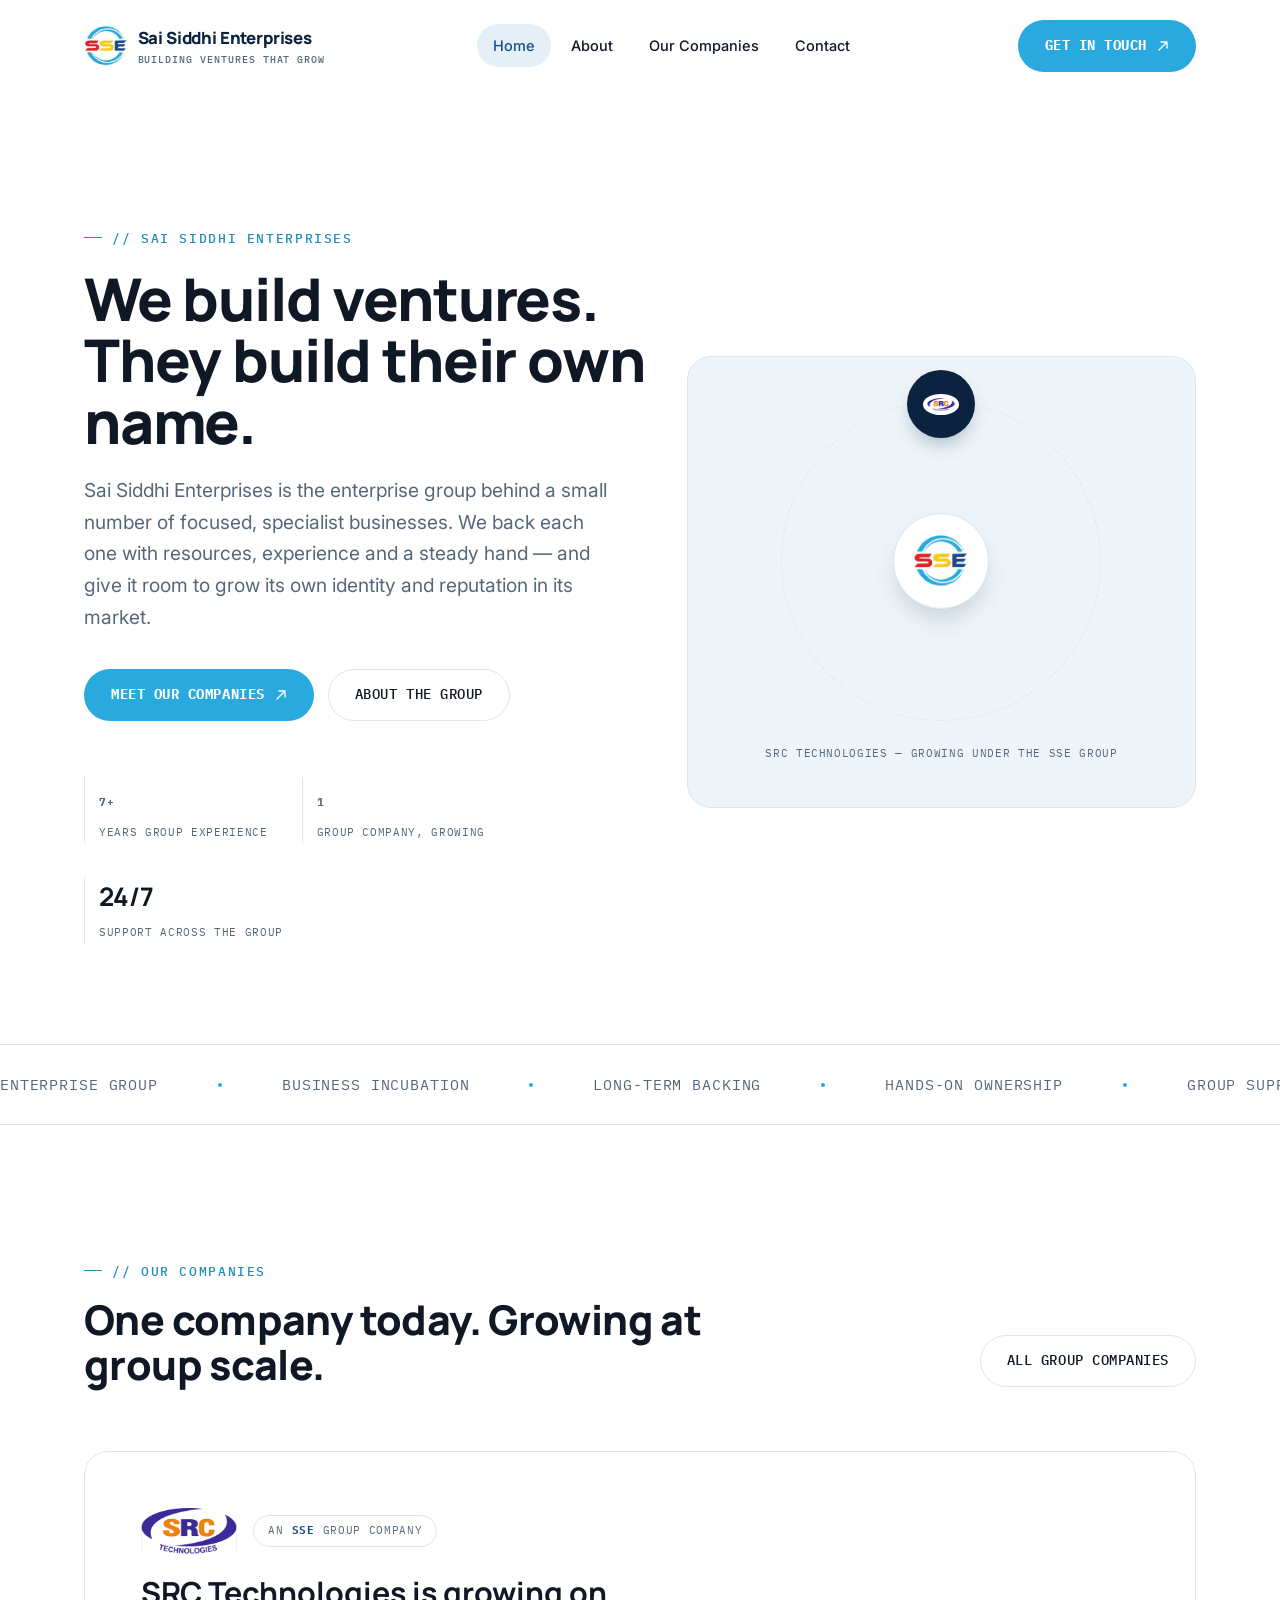
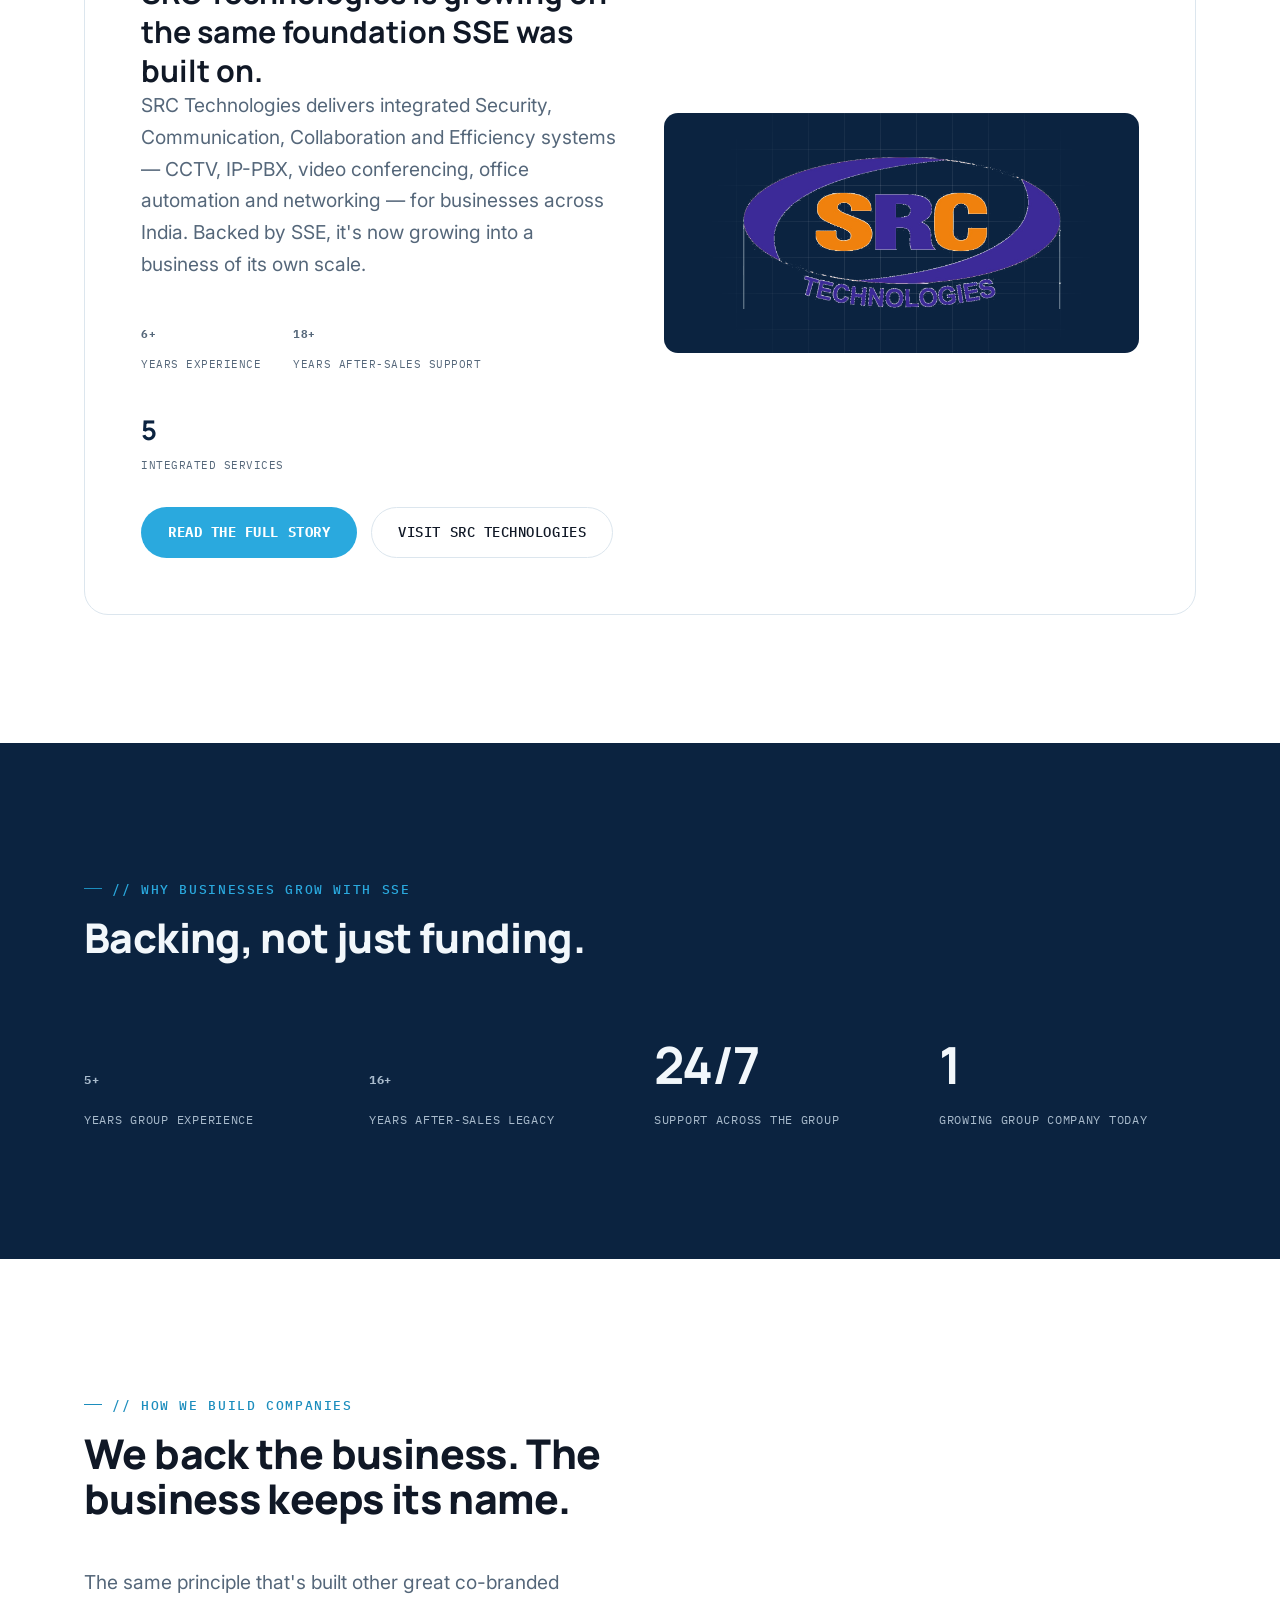
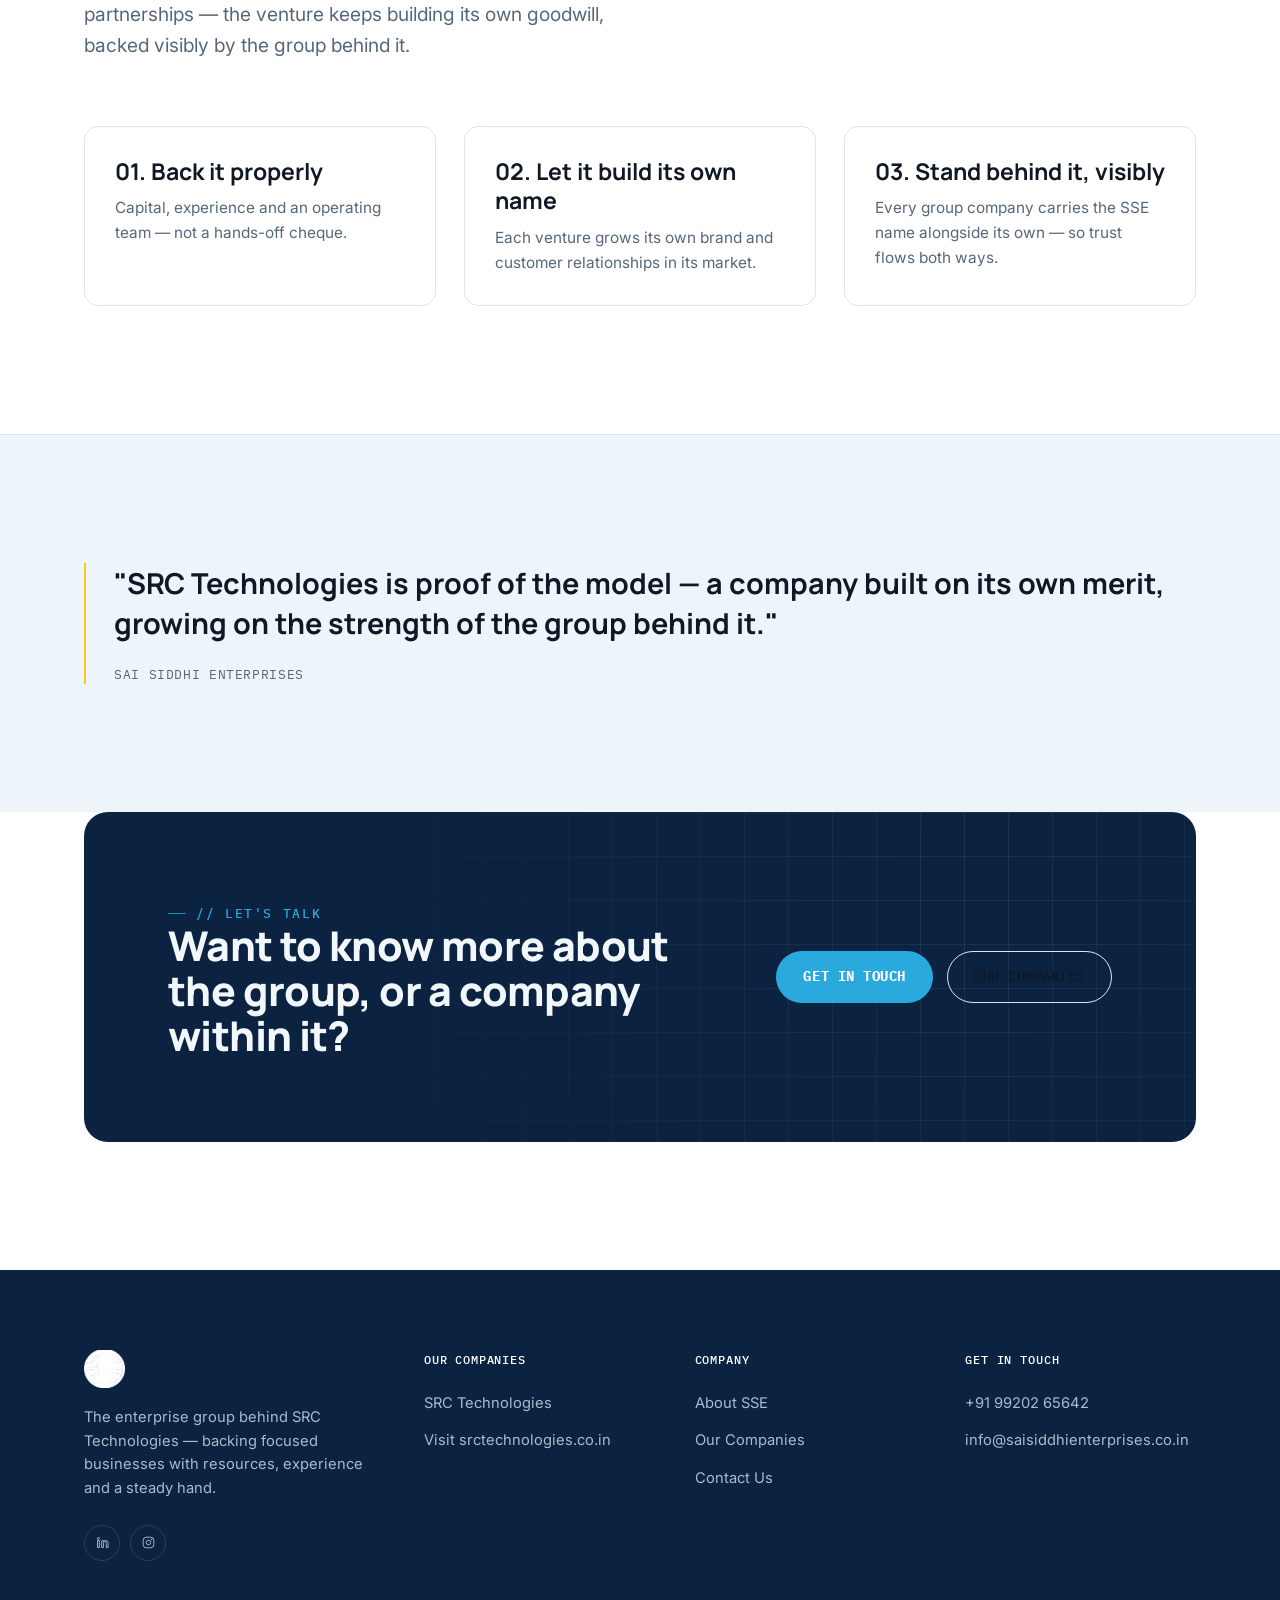
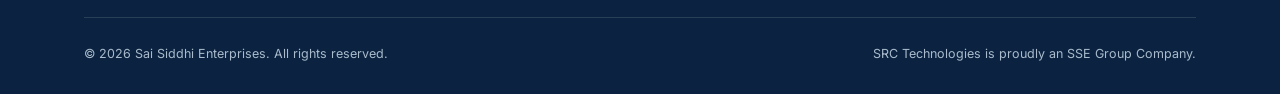
<file: index.html>
<!DOCTYPE html>
<html lang="en">
<head>
<meta charset="UTF-8">
<meta name="viewport" content="width=device-width, initial-scale=1.0">
<title>Sai Siddhi Enterprises — Building Ventures That Grow on Trust</title>
<meta name="description" content="Sai Siddhi Enterprises (SSE) is the enterprise group behind SRC Technologies. We back focused, specialist businesses with resources and experience — and let them build their own name.">
<link rel="icon" type="image/png" href="images/logo.png">
<link rel="preconnect" href="https://fonts.googleapis.com">
<link rel="preconnect" href="https://fonts.gstatic.com" crossorigin>
<link href="https://fonts.googleapis.com/css2?family=Manrope:wght@500;600;700;800&family=Inter:wght@400;500;600&family=IBM+Plex+Mono:wght@400;500&display=swap" rel="stylesheet">
<link rel="stylesheet" href="css/style.css">
</head>
<body>

<!-- ========== HEADER ========== -->
<header class="site-header">
  <div class="container">
    <a href="index.html" class="brand">
      <img src="images/logo.png" alt="Sai Siddhi Enterprises logo">
      <span class="brand-text"><strong>Sai Siddhi Enterprises</strong><small>Building Ventures That Grow</small></span>
    </a>

    <nav>
      <ul class="nav-desktop">
        <li><a href="index.html" class="nav-link is-active">Home</a></li>
        <li><a href="about.html" class="nav-link">About</a></li>
        <li><a href="companies.html" class="nav-link">Our Companies</a></li>
        <li><a href="contact.html" class="nav-link">Contact</a></li>
      </ul>
    </nav>

    <div class="header-cta">
      <a href="contact.html" class="btn btn-primary">Get in Touch
        <svg class="btn-arrow" width="12" height="12" viewBox="0 0 12 12" fill="none"><path d="M2 10L10 2M10 2H4M10 2V8" stroke="currentColor" stroke-width="1.4" stroke-linecap="round" stroke-linejoin="round"/></svg>
      </a>
      <button class="nav-toggle" aria-label="Toggle menu" aria-expanded="false">
        <svg class="icon-menu" viewBox="0 0 24 24" fill="none"><path d="M3 6h18M3 12h18M3 18h18" stroke="var(--ink)" stroke-width="1.6" stroke-linecap="round"/></svg>
        <svg class="icon-close" viewBox="0 0 24 24" fill="none"><path d="M5 5l14 14M19 5L5 19" stroke="var(--ink)" stroke-width="1.6" stroke-linecap="round"/></svg>
      </button>
    </div>
  </div>
</header>

<!-- ========== MOBILE NAV ========== -->
<div class="mobile-nav">
  <div class="mobile-nav-list">
    <a href="index.html">Home</a>
    <a href="about.html">About</a>
    <a href="companies.html">Our Companies</a>
    <a href="contact.html">Contact</a>
    <a href="contact.html" class="btn btn-primary btn-block">Get in Touch</a>
  </div>
</div>

<main>

  <!-- ========== HERO ========== -->
  <section class="hero">
    <div class="container hero-grid">
      <div>
        <span class="eyebrow">// Sai Siddhi Enterprises</span>
        <h1>We build ventures. They build their own name.</h1>
        <p class="lede">Sai Siddhi Enterprises is the enterprise group behind a small number of focused, specialist businesses. We back each one with resources, experience and a steady hand — and give it room to grow its own identity and reputation in its market.</p>
        <div class="hero-actions">
          <a href="companies.html" class="btn btn-primary">Meet our companies
            <svg class="btn-arrow" width="12" height="12" viewBox="0 0 12 12" fill="none"><path d="M2 10L10 2M10 2H4M10 2V8" stroke="currentColor" stroke-width="1.4" stroke-linecap="round" stroke-linejoin="round"/></svg>
          </a>
          <a href="about.html" class="btn btn-ghost">About the group</a>
        </div>
        <div class="hero-meta">
          <div><strong><span data-count="7" data-suffix="+">0</span></strong><span>Years group experience</span></div>
          <div><strong><span data-count="1" data-suffix="">0</span></strong><span>Group company, growing</span></div>
          <div><strong>24/7</strong><span>Support across the group</span></div>
        </div>
      </div>

      <div class="orbit-diagram reveal" aria-hidden="true">
        <div class="orbit-ring">
          <div class="orbit-center"><img src="images/logo.png" alt=""></div>
          <div class="orbit-node n1"><img src="images/src-logo.png" alt=""></div>
        </div>
        <p class="orbit-caption">SRC Technologies — growing under the SSE group</p>
      </div>
    </div>
  </section>

  <!-- ========== MARQUEE ========== -->
  <div class="marquee-wrap">
    <div class="marquee-track">
      <span>Enterprise Group</span><span class="divider-dot"></span>
      <span>Business Incubation</span><span class="divider-dot"></span>
      <span>Long-Term Backing</span><span class="divider-dot"></span>
      <span>Hands-On Ownership</span><span class="divider-dot"></span>
      <span>Group Support Desk</span><span class="divider-dot"></span>
      <span>Enterprise Group</span><span class="divider-dot"></span>
      <span>Business Incubation</span><span class="divider-dot"></span>
      <span>Long-Term Backing</span><span class="divider-dot"></span>
      <span>Hands-On Ownership</span><span class="divider-dot"></span>
      <span>Group Support Desk</span><span class="divider-dot"></span>
    </div>
  </div>

  <!-- ========== GROUP COMPANY SPOTLIGHT ========== -->
  <section class="section">
    <div class="container">
      <div class="section-head reveal">
        <div>
          <span class="eyebrow">// Our Companies</span>
          <h2>One company today. Growing at group scale.</h2>
        </div>
        <a href="companies.html" class="btn btn-ghost">All group companies</a>
      </div>

      <div class="spotlight reveal">
        <div>
          <div class="spotlight-lockup">
            <img src="images/src-logo.png" alt="SRC Technologies logo" class="spotlight-logo">
            <span class="parent-tag">An <strong>SSE</strong> Group Company</span>
          </div>
          <h3 style="font-size:clamp(1.4rem,2.4vw,1.9rem)">SRC Technologies is growing on the same foundation SSE was built on.</h3>
          <p class="lede mt-0" style="margin-top:14px">SRC Technologies delivers integrated Security, Communication, Collaboration and Efficiency systems — CCTV, IP-PBX, video conferencing, office automation and networking — for businesses across India. Backed by SSE, it's now growing into a business of its own scale.</p>
          <div class="spotlight-stats">
            <div><strong><span data-count="7" data-suffix="+">0</span></strong><span>Years experience</span></div>
            <div><strong><span data-count="20" data-suffix="+">0</span></strong><span>Years after-sales support</span></div>
            <div><strong>5</strong><span>Integrated services</span></div>
          </div>
          <div class="hero-actions" style="margin-top:30px">
            <a href="companies.html" class="btn btn-primary">Read the full story</a>
            <a href="https://www.srctechnologies.co.in" target="_blank" rel="noopener" class="btn btn-ghost">Visit SRC Technologies</a>
          </div>
        </div>
        <div class="spotlight-visual">
          <div class="grid-bg"></div>
          <img src="images/src-logo.png" alt="SRC Technologies">
        </div>
      </div>
    </div>
  </section>

  <!-- ========== STATS (DARK) ========== -->
  <section class="section dark">
    <div class="container">
      <div class="section-head reveal">
        <div>
          <span class="eyebrow on-dark">// Why businesses grow with SSE</span>
          <h2>Backing, not just funding.</h2>
        </div>
      </div>
      <div class="grid grid-4 reveal-stagger">
        <div class="stat reveal" style="--i:0"><strong><span data-count="7" data-suffix="+">0</span></strong><span>Years group experience</span></div>
        <div class="stat reveal" style="--i:1"><strong><span data-count="20" data-suffix="+">0</span></strong><span>Years after-sales legacy</span></div>
        <div class="stat reveal" style="--i:2"><strong>24/7</strong><span>Support across the group</span></div>
        <div class="stat reveal" style="--i:3"><strong>1</strong><span>Growing group company today</span></div>
      </div>
    </div>
  </section>

  <!-- ========== HOW WE BUILD ========== -->
  <section class="section">
    <div class="container">
      <div class="section-head reveal">
        <div>
          <span class="eyebrow">// How we build companies</span>
          <h2>We back the business. The business keeps its name.</h2>
        </div>
        <p class="lede">The same principle that's built other great co-branded partnerships — the venture keeps building its own goodwill, backed visibly by the group behind it.</p>
      </div>
      <div class="grid grid-3 reveal-stagger">
        <div class="card reveal" style="--i:0">
          <h3>01. Back it properly</h3>
          <p>Capital, experience and an operating team — not a hands-off cheque.</p>
        </div>
        <div class="card reveal" style="--i:1">
          <h3>02. Let it build its own name</h3>
          <p>Each venture grows its own brand and customer relationships in its market.</p>
        </div>
        <div class="card reveal" style="--i:2">
          <h3>03. Stand behind it, visibly</h3>
          <p>Every group company carries the SSE name alongside its own — so trust flows both ways.</p>
        </div>
      </div>
    </div>
  </section>

  <!-- ========== QUOTE ========== -->
  <section class="section paper-2 section-rule">
    <div class="container">
      <div class="quote-block reveal">
        <p>"SRC Technologies is proof of the model — a company built on its own merit, growing on the strength of the group behind it."</p>
        <footer>Sai Siddhi Enterprises</footer>
      </div>
    </div>
  </section>

  <!-- ========== CTA BAND ========== -->
  <section class="section" style="padding-top:0">
    <div class="container">
      <div class="cta-band reveal">
        <div class="cta-grid-bg"></div>
        <div style="position:relative;z-index:1">
          <span class="eyebrow on-dark">// Let's talk</span>
          <h2>Want to know more about the group, or a company within it?</h2>
        </div>
        <div class="actions" style="position:relative;z-index:1">
          <a href="contact.html" class="btn btn-primary">Get in touch</a>
          <a href="companies.html" class="btn btn-ghost">Our companies</a>
        </div>
      </div>
    </div>
  </section>

</main>

<!-- ========== FOOTER ========== -->
<footer class="site-footer">
  <div class="container">
    <div class="footer-top">
      <div class="footer-brand">
        <a href="index.html" class="brand">
          <img src="images/logo.png" alt="Sai Siddhi Enterprises logo">
        </a>
        <p>The enterprise group behind SRC Technologies — backing focused businesses with resources, experience and a steady hand.</p>
        <div class="footer-social">
          <a href="#" aria-label="LinkedIn"><svg viewBox="0 0 24 24" fill="none" stroke="currentColor" stroke-width="1.5"><path d="M4 9h3v11H4zM5.5 4a1.7 1.7 0 110 3.4A1.7 1.7 0 015.5 4zM11 9h3v1.6c.6-1 1.7-1.8 3.3-1.8 3.1 0 3.7 1.9 3.7 4.5V20h-3v-6.2c0-1.5 0-3.4-2.1-3.4s-2.4 1.6-2.4 3.3V20h-3z"/></svg></a>
          <a href="#" aria-label="Instagram"><svg viewBox="0 0 24 24" fill="none" stroke="currentColor" stroke-width="1.5"><rect x="3.5" y="3.5" width="17" height="17" rx="5"/><circle cx="12" cy="12" r="3.6"/><circle cx="17" cy="7" r="0.6" fill="currentColor"/></svg></a>
        </div>
      </div>

      <div class="footer-col">
        <h4>Our Companies</h4>
        <ul>
          <li><a href="companies.html">SRC Technologies</a></li>
          <li><a href="https://www.srctechnologies.co.in" target="_blank" rel="noopener">Visit srctechnologies.co.in</a></li>
        </ul>
      </div>

      <div class="footer-col">
        <h4>Company</h4>
        <ul>
          <li><a href="about.html">About SSE</a></li>
          <li><a href="companies.html">Our Companies</a></li>
          <li><a href="contact.html">Contact Us</a></li>
        </ul>
      </div>

      <div class="footer-col">
        <h4>Get in Touch</h4>
        <ul>
          <li><a href="tel:+919920265642">+91 99202 65642</a></li>
          <li><a href="mailto:info@saisiddhienterprises.co.in">info@saisiddhienterprises.co.in</a></li>
        </ul>
      </div>
    </div>

    <div class="footer-bottom">
      <span>© <span data-year>2026</span> Sai Siddhi Enterprises. All rights reserved.</span>
      <span>SRC Technologies is proudly an SSE Group Company.</span>
    </div>
  </div>
</footer>

<button class="to-top" aria-label="Back to top">
  <svg viewBox="0 0 24 24" fill="none"><path d="M12 19V5M5 12l7-7 7 7" stroke="currentColor" stroke-width="1.8" stroke-linecap="round" stroke-linejoin="round"/></svg>
</button>

<script src="js/main.js"></script>
</body>
</html>
</file>
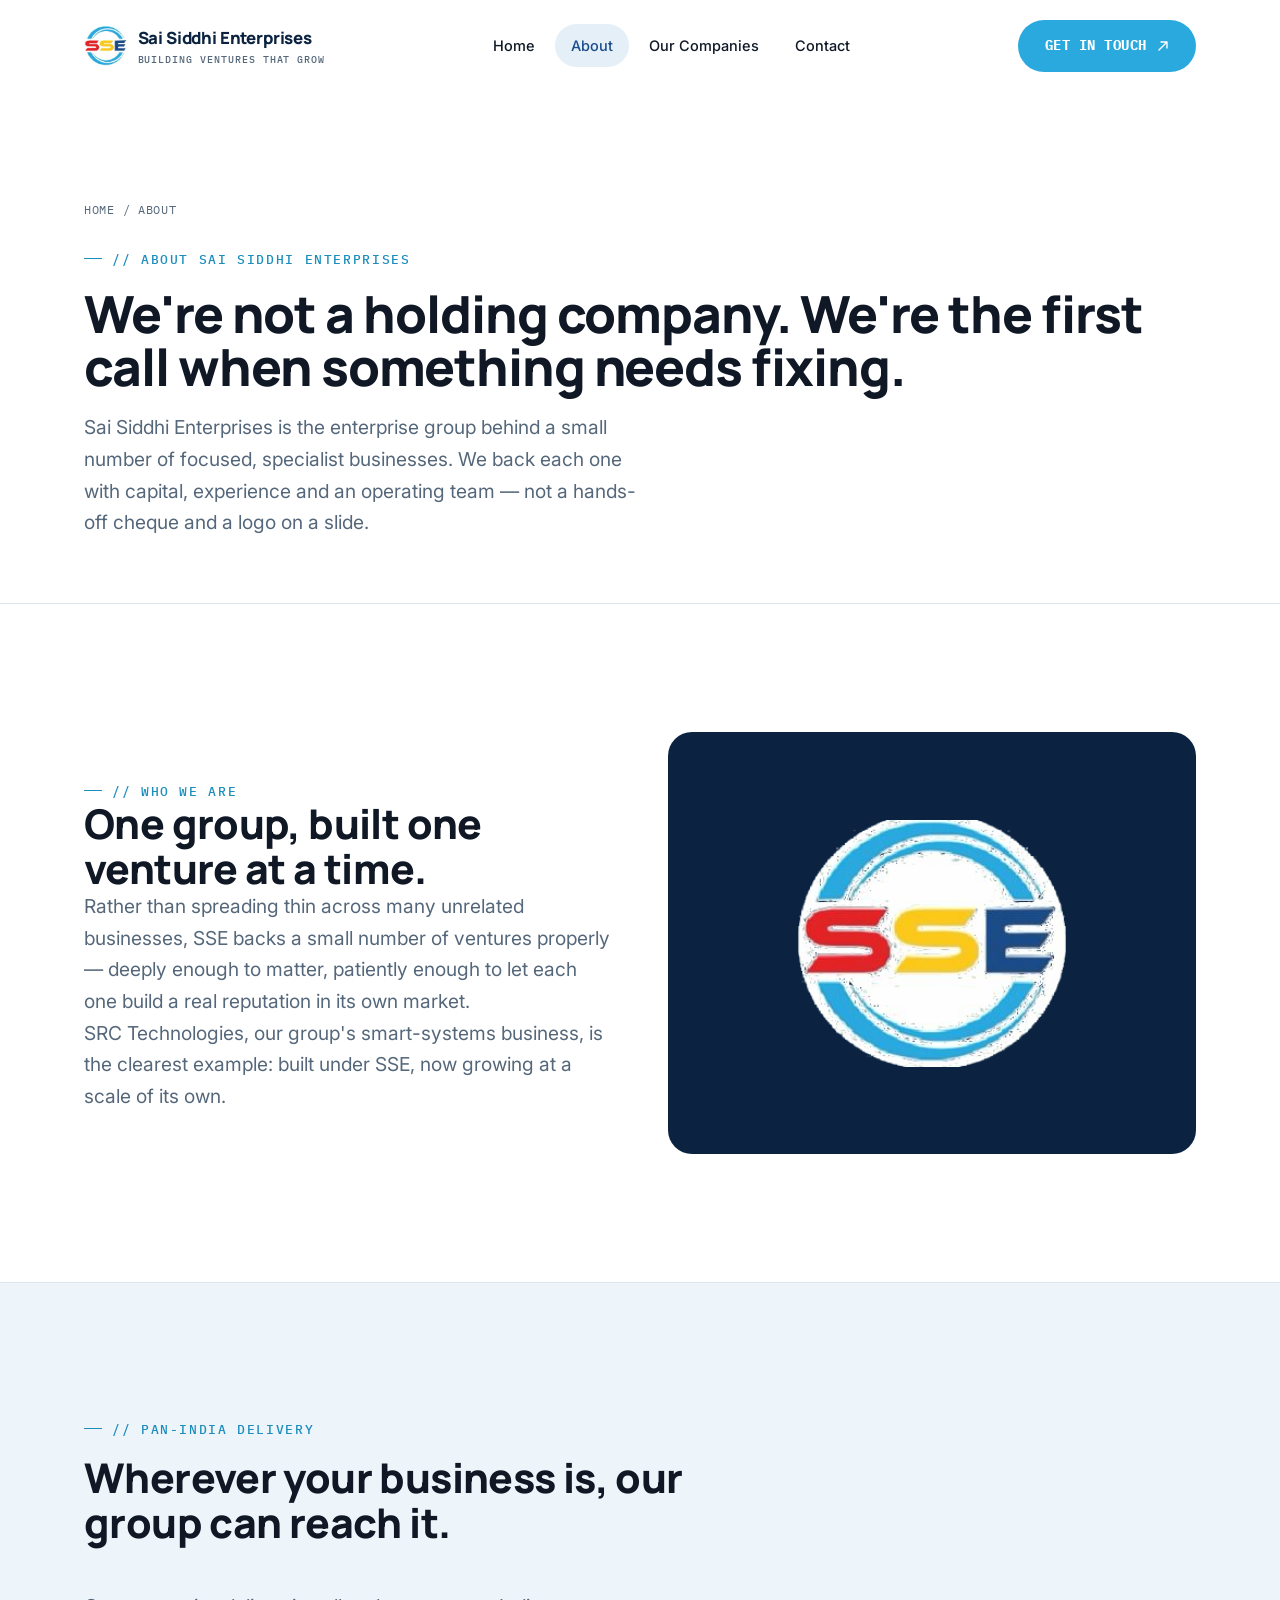
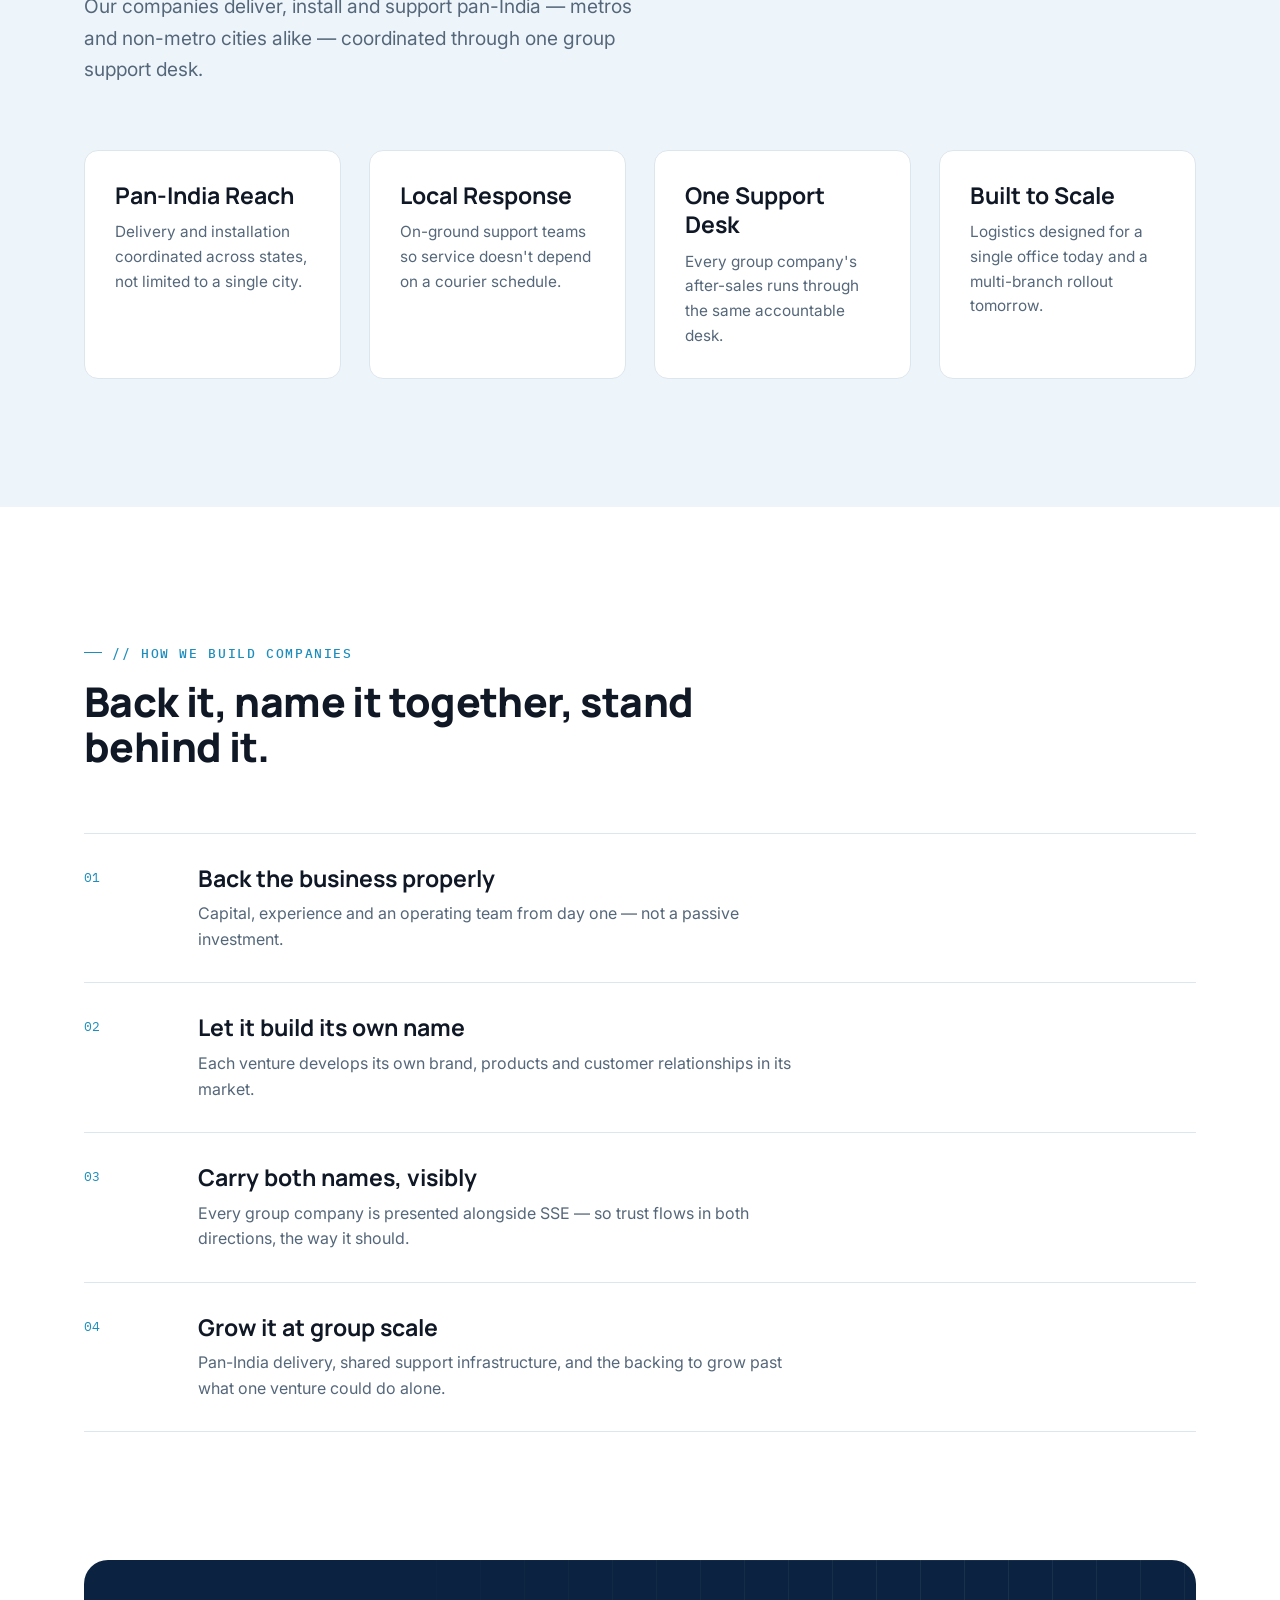
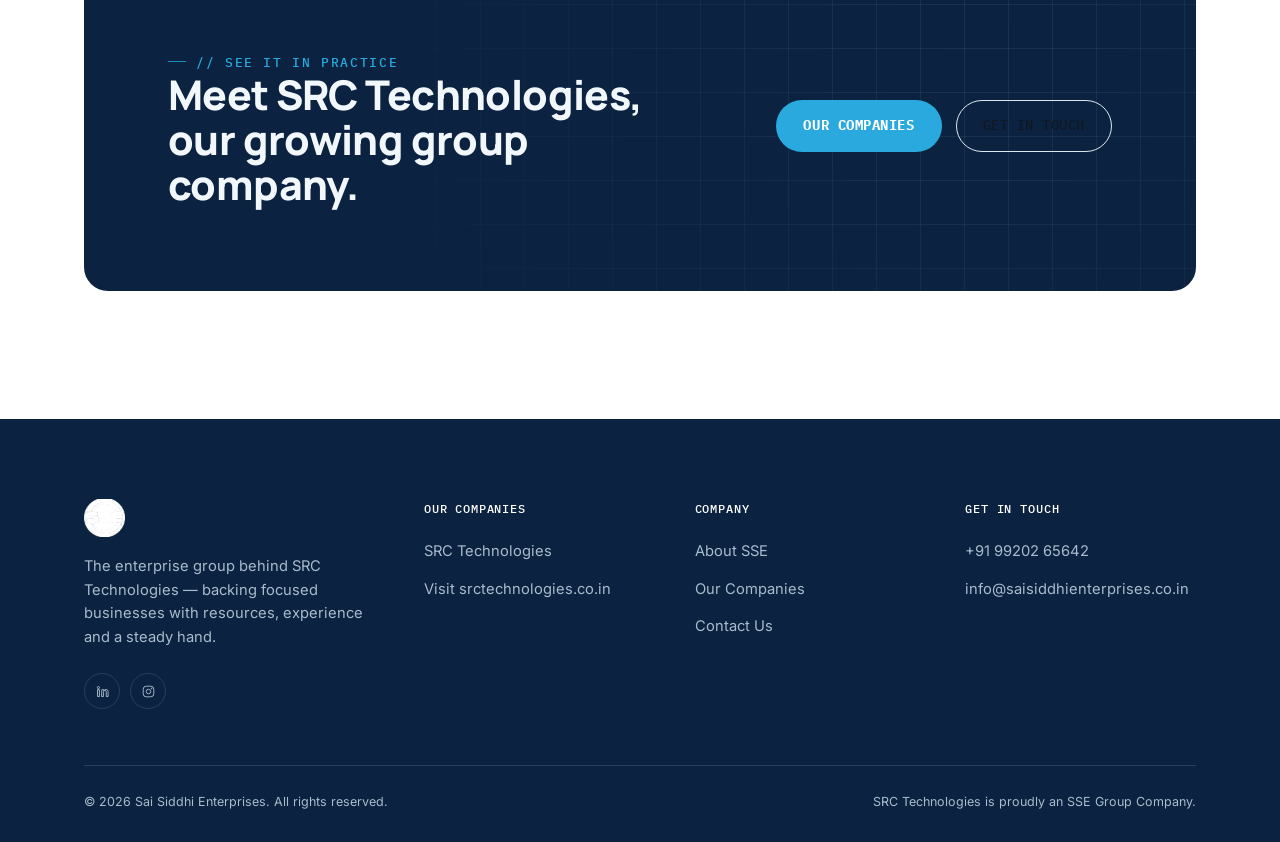
<file: about.html>
<!DOCTYPE html>
<html lang="en">
<head>
<meta charset="UTF-8">
<meta name="viewport" content="width=device-width, initial-scale=1.0">
<title>About Us — Sai Siddhi Enterprises</title>
<meta name="description" content="Sai Siddhi Enterprises backs focused, specialist businesses with resources, experience and a steady hand — including SRC Technologies, its growing group company.">
<link rel="icon" type="image/png" href="images/logo.png">
<link rel="preconnect" href="https://fonts.googleapis.com">
<link rel="preconnect" href="https://fonts.gstatic.com" crossorigin>
<link href="https://fonts.googleapis.com/css2?family=Manrope:wght@500;600;700;800&family=Inter:wght@400;500;600&family=IBM+Plex+Mono:wght@400;500&display=swap" rel="stylesheet">
<link rel="stylesheet" href="css/style.css">
</head>
<body>

<!-- ========== HEADER ========== -->
<header class="site-header">
  <div class="container">
    <a href="index.html" class="brand">
      <img src="images/logo.png" alt="Sai Siddhi Enterprises logo">
      <span class="brand-text"><strong>Sai Siddhi Enterprises</strong><small>Building Ventures That Grow</small></span>
    </a>

    <nav>
      <ul class="nav-desktop">
        <li><a href="index.html" class="nav-link">Home</a></li>
        <li><a href="about.html" class="nav-link is-active">About</a></li>
        <li><a href="companies.html" class="nav-link">Our Companies</a></li>
        <li><a href="contact.html" class="nav-link">Contact</a></li>
      </ul>
    </nav>

    <div class="header-cta">
      <a href="contact.html" class="btn btn-primary">Get in Touch
        <svg class="btn-arrow" width="12" height="12" viewBox="0 0 12 12" fill="none"><path d="M2 10L10 2M10 2H4M10 2V8" stroke="currentColor" stroke-width="1.4" stroke-linecap="round" stroke-linejoin="round"/></svg>
      </a>
      <button class="nav-toggle" aria-label="Toggle menu" aria-expanded="false">
        <svg class="icon-menu" viewBox="0 0 24 24" fill="none"><path d="M3 6h18M3 12h18M3 18h18" stroke="var(--ink)" stroke-width="1.6" stroke-linecap="round"/></svg>
        <svg class="icon-close" viewBox="0 0 24 24" fill="none"><path d="M5 5l14 14M19 5L5 19" stroke="var(--ink)" stroke-width="1.6" stroke-linecap="round"/></svg>
      </button>
    </div>
  </div>
</header>

<!-- ========== MOBILE NAV ========== -->
<div class="mobile-nav">
  <div class="mobile-nav-list">
    <a href="index.html">Home</a>
    <a href="about.html">About</a>
    <a href="companies.html">Our Companies</a>
    <a href="contact.html">Contact</a>
    <a href="contact.html" class="btn btn-primary btn-block">Get in Touch</a>
  </div>
</div>

<main>

  <section class="page-hero">
    <div class="container">
      <div class="crumbs"><a href="index.html">Home</a> / About</div>
      <span class="eyebrow">// About Sai Siddhi Enterprises</span>
      <h1>We're not a holding company. We're the first call when something needs fixing.</h1>
      <p class="lede">Sai Siddhi Enterprises is the enterprise group behind a small number of focused, specialist businesses. We back each one with capital, experience and an operating team — not a hands-off cheque and a logo on a slide.</p>
    </div>
  </section>

  <section class="section">
    <div class="container split">
      <div class="reveal">
        <span class="eyebrow">// Who we are</span>
        <h2>One group, built one venture at a time.</h2>
        <p class="lede mt-0" style="margin-top:16px">Rather than spreading thin across many unrelated businesses, SSE backs a small number of ventures properly — deeply enough to matter, patiently enough to let each one build a real reputation in its own market.</p>
        <p class="lede mt-0" style="margin-top:16px">SRC Technologies, our group's smart-systems business, is the clearest example: built under SSE, now growing at a scale of its own.</p>
      </div>
      <div class="split-media pad reveal">
        <img src="images/logo.png" alt="Sai Siddhi Enterprises logo" style="width:60%">
      </div>
    </div>
  </section>

  <section class="section paper-2 section-rule">
    <div class="container">
      <div class="section-head reveal">
        <div>
          <span class="eyebrow">// Pan-India delivery</span>
          <h2>Wherever your business is, our group can reach it.</h2>
        </div>
        <p class="lede">Our companies deliver, install and support pan-India — metros and non-metro cities alike — coordinated through one group support desk.</p>
      </div>
      <div class="grid grid-4 reveal-stagger">
        <div class="card reveal" style="--i:0">
          <h3>Pan-India Reach</h3>
          <p>Delivery and installation coordinated across states, not limited to a single city.</p>
        </div>
        <div class="card reveal" style="--i:1">
          <h3>Local Response</h3>
          <p>On-ground support teams so service doesn't depend on a courier schedule.</p>
        </div>
        <div class="card reveal" style="--i:2">
          <h3>One Support Desk</h3>
          <p>Every group company's after-sales runs through the same accountable desk.</p>
        </div>
        <div class="card reveal" style="--i:3">
          <h3>Built to Scale</h3>
          <p>Logistics designed for a single office today and a multi-branch rollout tomorrow.</p>
        </div>
      </div>
    </div>
  </section>

  <section class="section">
    <div class="container">
      <div class="section-head reveal">
        <div>
          <span class="eyebrow">// How we build companies</span>
          <h2>Back it, name it together, stand behind it.</h2>
        </div>
      </div>
      <div class="reveal">
        <div class="process-item">
          <span class="process-num mono">01</span>
          <div><h3>Back the business properly</h3><p>Capital, experience and an operating team from day one — not a passive investment.</p></div>
        </div>
        <div class="process-item">
          <span class="process-num mono">02</span>
          <div><h3>Let it build its own name</h3><p>Each venture develops its own brand, products and customer relationships in its market.</p></div>
        </div>
        <div class="process-item">
          <span class="process-num mono">03</span>
          <div><h3>Carry both names, visibly</h3><p>Every group company is presented alongside SSE — so trust flows in both directions, the way it should.</p></div>
        </div>
        <div class="process-item">
          <span class="process-num mono">04</span>
          <div><h3>Grow it at group scale</h3><p>Pan-India delivery, shared support infrastructure, and the backing to grow past what one venture could do alone.</p></div>
        </div>
      </div>
    </div>
  </section>

  <section class="section" style="padding-top:0">
    <div class="container">
      <div class="cta-band reveal">
        <div class="cta-grid-bg"></div>
        <div style="position:relative;z-index:1">
          <span class="eyebrow on-dark">// See it in practice</span>
          <h2>Meet SRC Technologies, our growing group company.</h2>
        </div>
        <div class="actions" style="position:relative;z-index:1">
          <a href="companies.html" class="btn btn-primary">Our companies</a>
          <a href="contact.html" class="btn btn-ghost">Get in touch</a>
        </div>
      </div>
    </div>
  </section>

</main>

<!-- ========== FOOTER ========== -->
<footer class="site-footer">
  <div class="container">
    <div class="footer-top">
      <div class="footer-brand">
        <a href="index.html" class="brand">
          <img src="images/logo.png" alt="Sai Siddhi Enterprises logo">
        </a>
        <p>The enterprise group behind SRC Technologies — backing focused businesses with resources, experience and a steady hand.</p>
        <div class="footer-social">
          <a href="#" aria-label="LinkedIn"><svg viewBox="0 0 24 24" fill="none" stroke="currentColor" stroke-width="1.5"><path d="M4 9h3v11H4zM5.5 4a1.7 1.7 0 110 3.4A1.7 1.7 0 015.5 4zM11 9h3v1.6c.6-1 1.7-1.8 3.3-1.8 3.1 0 3.7 1.9 3.7 4.5V20h-3v-6.2c0-1.5 0-3.4-2.1-3.4s-2.4 1.6-2.4 3.3V20h-3z"/></svg></a>
          <a href="#" aria-label="Instagram"><svg viewBox="0 0 24 24" fill="none" stroke="currentColor" stroke-width="1.5"><rect x="3.5" y="3.5" width="17" height="17" rx="5"/><circle cx="12" cy="12" r="3.6"/><circle cx="17" cy="7" r="0.6" fill="currentColor"/></svg></a>
        </div>
      </div>

      <div class="footer-col">
        <h4>Our Companies</h4>
        <ul>
          <li><a href="companies.html">SRC Technologies</a></li>
          <li><a href="https://www.srctechnologies.co.in" target="_blank" rel="noopener">Visit srctechnologies.co.in</a></li>
        </ul>
      </div>

      <div class="footer-col">
        <h4>Company</h4>
        <ul>
          <li><a href="about.html">About SSE</a></li>
          <li><a href="companies.html">Our Companies</a></li>
          <li><a href="contact.html">Contact Us</a></li>
        </ul>
      </div>

      <div class="footer-col">
        <h4>Get in Touch</h4>
        <ul>
          <li><a href="tel:+919920265642">+91 99202 65642</a></li>
          <li><a href="mailto:info@saisiddhienterprises.co.in">info@saisiddhienterprises.co.in</a></li>
        </ul>
      </div>
    </div>

    <div class="footer-bottom">
      <span>© <span data-year>2026</span> Sai Siddhi Enterprises. All rights reserved.</span>
      <span>SRC Technologies is proudly an SSE Group Company.</span>
    </div>
  </div>
</footer>

<button class="to-top" aria-label="Back to top">
  <svg viewBox="0 0 24 24" fill="none"><path d="M12 19V5M5 12l7-7 7 7" stroke="currentColor" stroke-width="1.8" stroke-linecap="round" stroke-linejoin="round"/></svg>
</button>

<script src="js/main.js"></script>
</body>
</html>
</file>
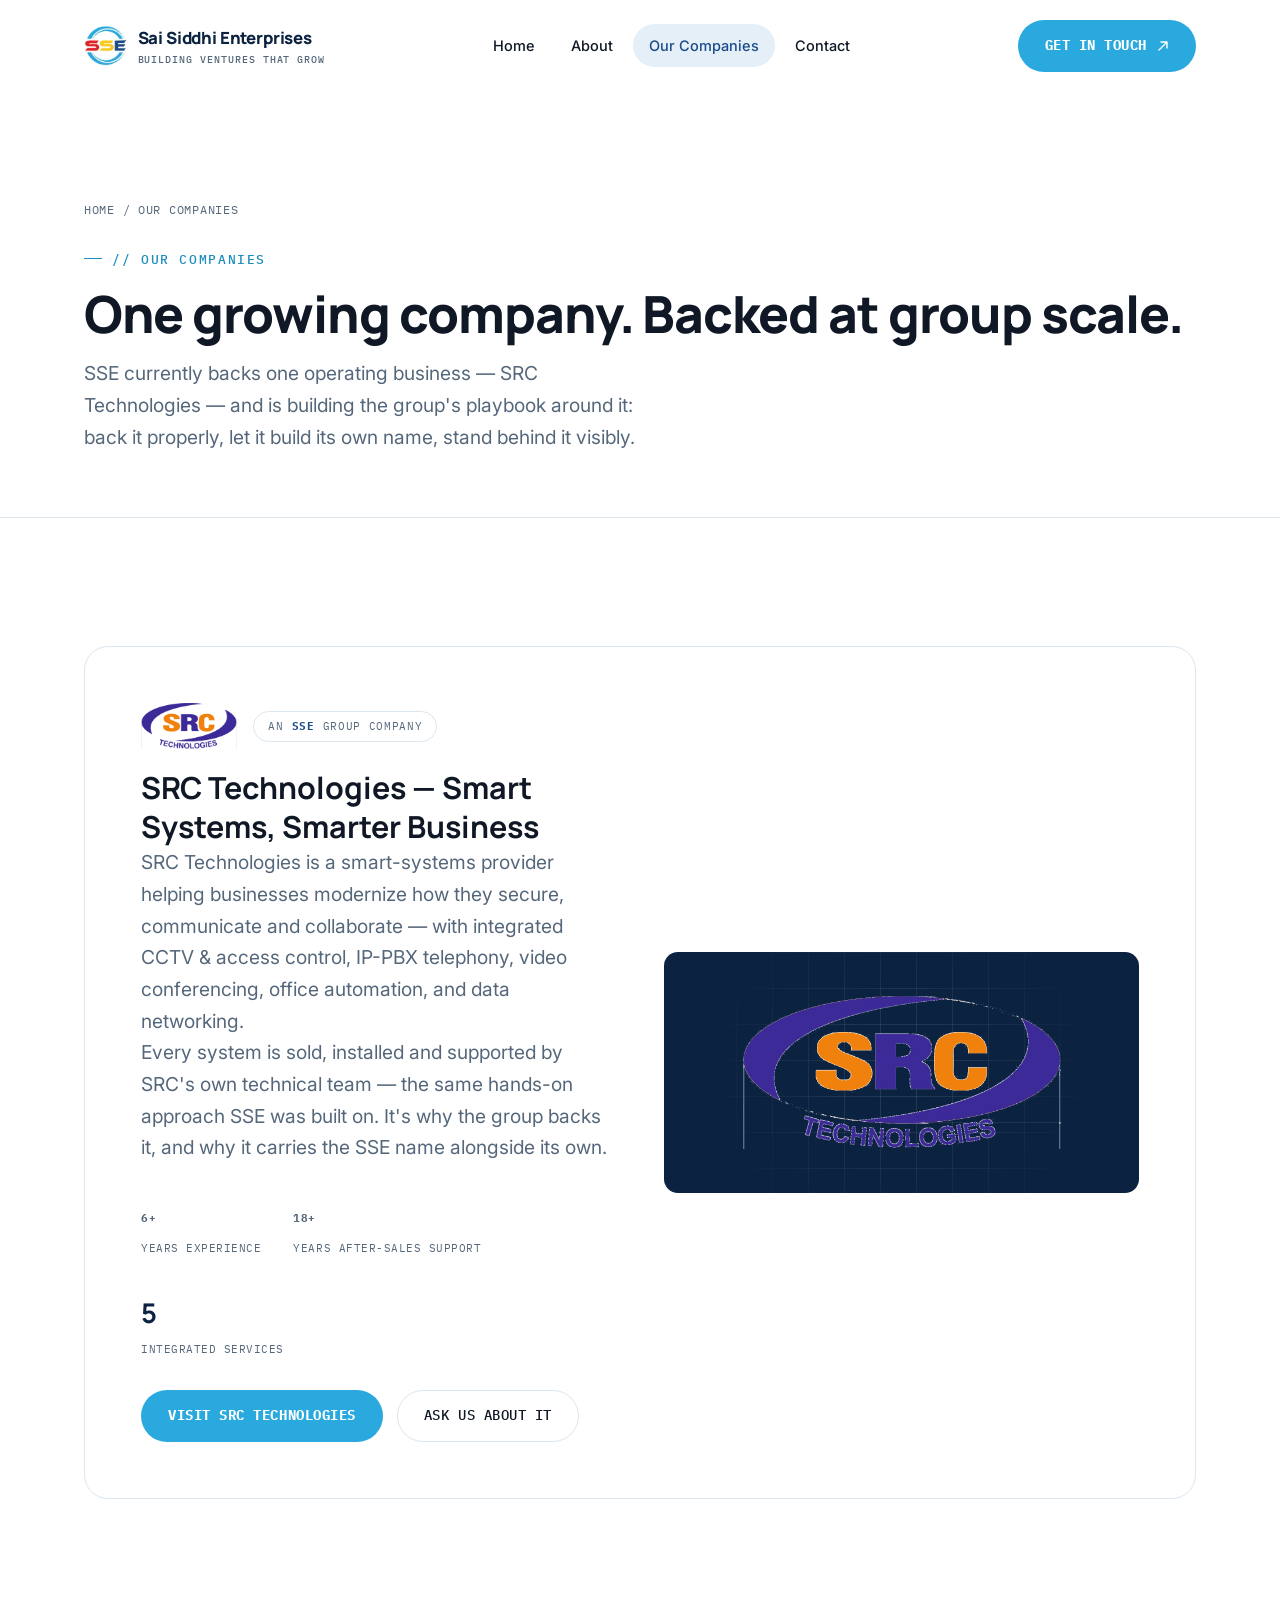
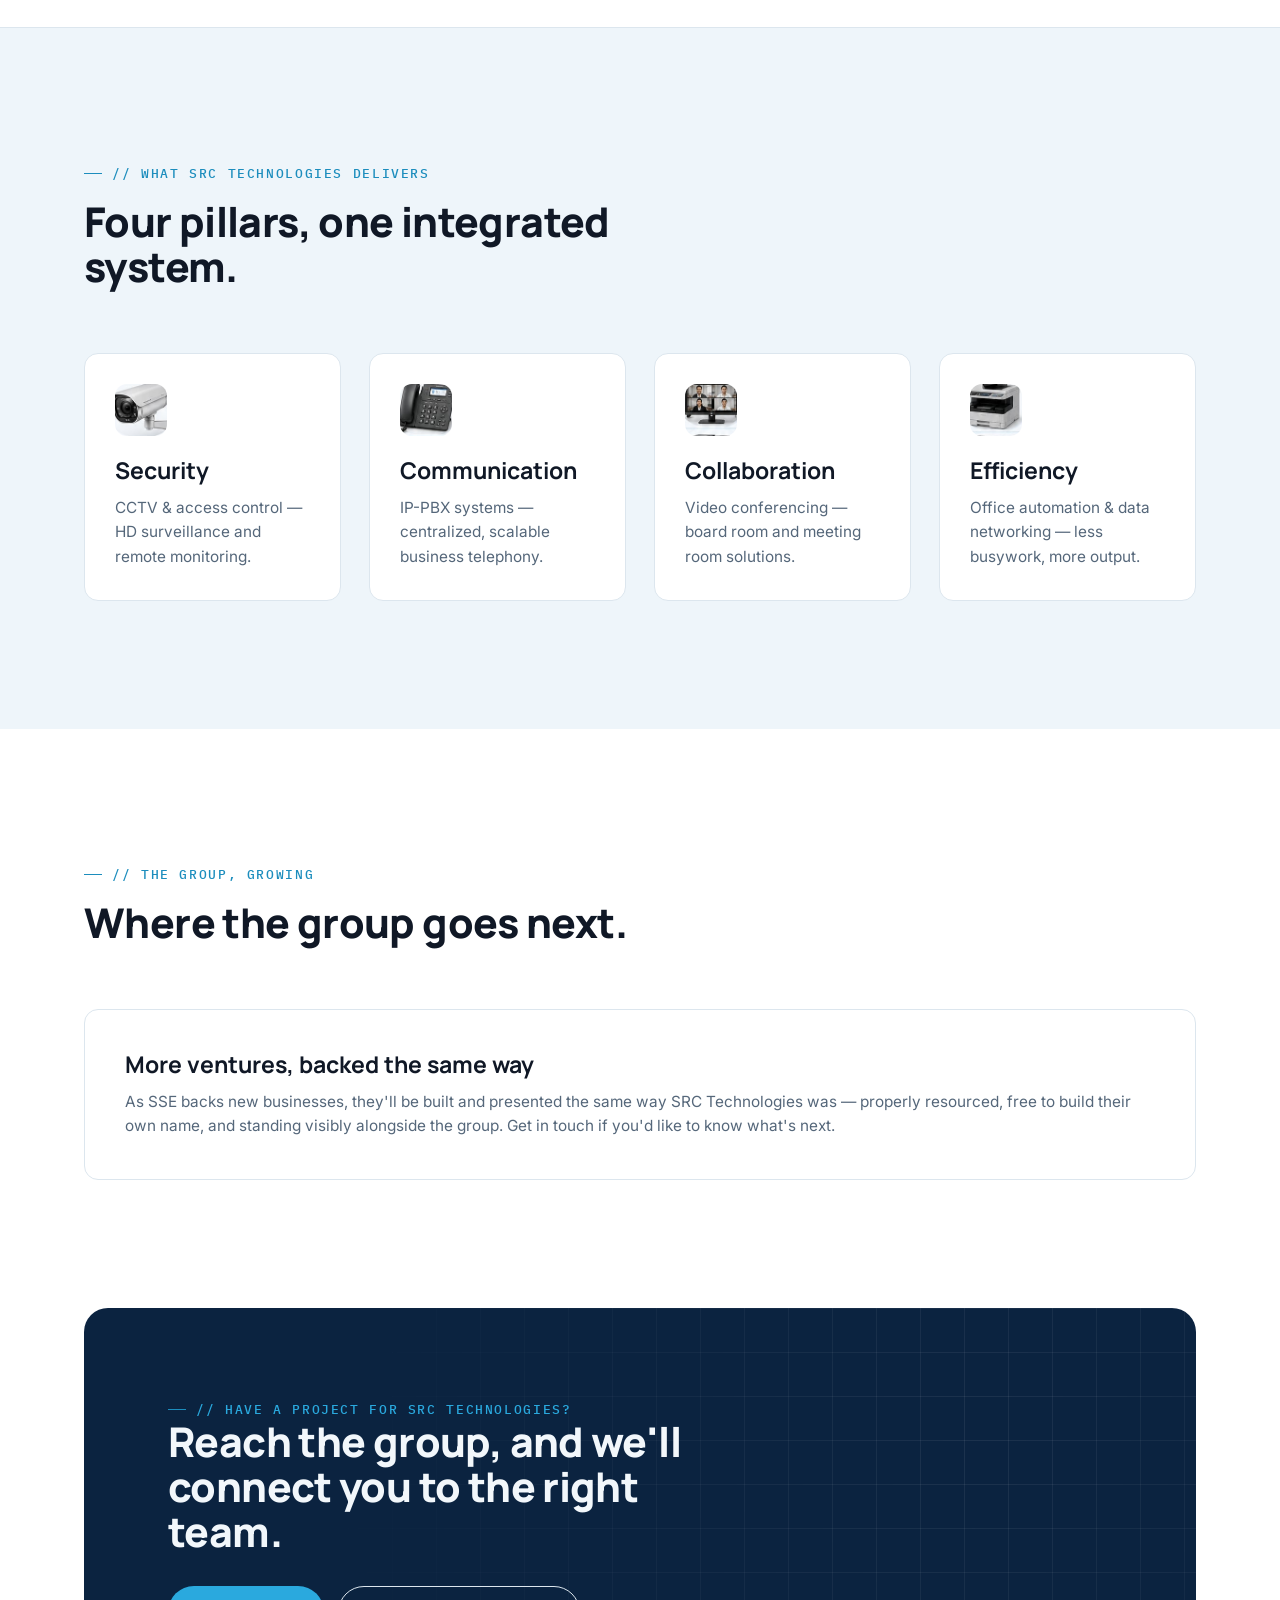
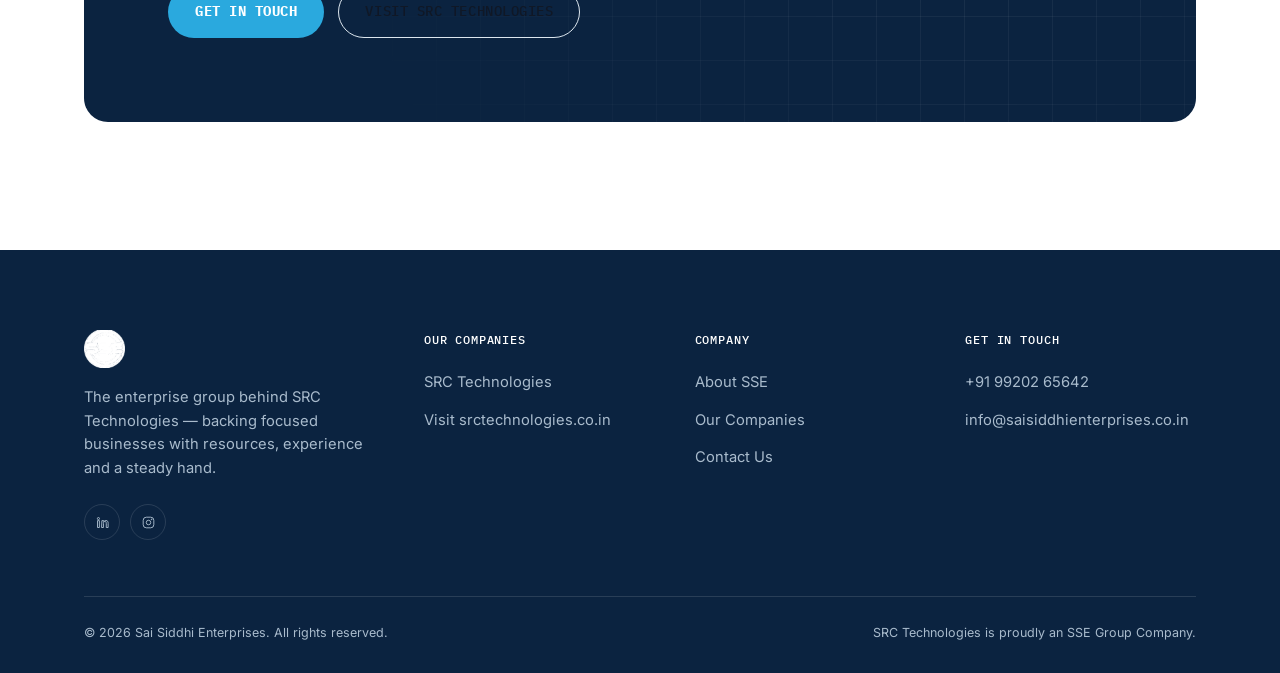
<file: companies.html>
<!DOCTYPE html>
<html lang="en">
<head>
<meta charset="UTF-8">
<meta name="viewport" content="width=device-width, initial-scale=1.0">
<title>Our Companies — Sai Siddhi Enterprises</title>
<meta name="description" content="SRC Technologies is Sai Siddhi Enterprises' growing group company — an integrated Security, Communication, Collaboration and Efficiency systems provider.">
<link rel="icon" type="image/png" href="images/logo.png">
<link rel="preconnect" href="https://fonts.googleapis.com">
<link rel="preconnect" href="https://fonts.gstatic.com" crossorigin>
<link href="https://fonts.googleapis.com/css2?family=Manrope:wght@500;600;700;800&family=Inter:wght@400;500;600&family=IBM+Plex+Mono:wght@400;500&display=swap" rel="stylesheet">
<link rel="stylesheet" href="css/style.css">
</head>
<body>

<!-- ========== HEADER ========== -->
<header class="site-header">
  <div class="container">
    <a href="index.html" class="brand">
      <img src="images/logo.png" alt="Sai Siddhi Enterprises logo">
      <span class="brand-text"><strong>Sai Siddhi Enterprises</strong><small>Building Ventures That Grow</small></span>
    </a>

    <nav>
      <ul class="nav-desktop">
        <li><a href="index.html" class="nav-link">Home</a></li>
        <li><a href="about.html" class="nav-link">About</a></li>
        <li><a href="companies.html" class="nav-link is-active">Our Companies</a></li>
        <li><a href="contact.html" class="nav-link">Contact</a></li>
      </ul>
    </nav>

    <div class="header-cta">
      <a href="contact.html" class="btn btn-primary">Get in Touch
        <svg class="btn-arrow" width="12" height="12" viewBox="0 0 12 12" fill="none"><path d="M2 10L10 2M10 2H4M10 2V8" stroke="currentColor" stroke-width="1.4" stroke-linecap="round" stroke-linejoin="round"/></svg>
      </a>
      <button class="nav-toggle" aria-label="Toggle menu" aria-expanded="false">
        <svg class="icon-menu" viewBox="0 0 24 24" fill="none"><path d="M3 6h18M3 12h18M3 18h18" stroke="var(--ink)" stroke-width="1.6" stroke-linecap="round"/></svg>
        <svg class="icon-close" viewBox="0 0 24 24" fill="none"><path d="M5 5l14 14M19 5L5 19" stroke="var(--ink)" stroke-width="1.6" stroke-linecap="round"/></svg>
      </button>
    </div>
  </div>
</header>

<!-- ========== MOBILE NAV ========== -->
<div class="mobile-nav">
  <div class="mobile-nav-list">
    <a href="index.html">Home</a>
    <a href="about.html">About</a>
    <a href="companies.html">Our Companies</a>
    <a href="contact.html">Contact</a>
    <a href="contact.html" class="btn btn-primary btn-block">Get in Touch</a>
  </div>
</div>

<main>

  <section class="page-hero">
    <div class="container">
      <div class="crumbs"><a href="index.html">Home</a> / Our Companies</div>
      <span class="eyebrow">// Our Companies</span>
      <h1>One growing company. Backed at group scale.</h1>
      <p class="lede">SSE currently backs one operating business — SRC Technologies — and is building the group's playbook around it: back it properly, let it build its own name, stand behind it visibly.</p>
    </div>
  </section>

  <section class="section">
    <div class="container">
      <div class="spotlight reveal">
        <div>
          <div class="spotlight-lockup">
            <img src="images/src-logo.png" alt="SRC Technologies logo" class="spotlight-logo">
            <span class="parent-tag">An <strong>SSE</strong> Group Company</span>
          </div>
          <h3 style="font-size:clamp(1.4rem,2.4vw,1.9rem)">SRC Technologies — Smart Systems, Smarter Business</h3>
          <p class="lede mt-0" style="margin-top:14px">SRC Technologies is a smart-systems provider helping businesses modernize how they secure, communicate and collaborate — with integrated CCTV &amp; access control, IP-PBX telephony, video conferencing, office automation, and data networking.</p>
          <p class="lede mt-0" style="margin-top:14px">Every system is sold, installed and supported by SRC's own technical team — the same hands-on approach SSE was built on. It's why the group backs it, and why it carries the SSE name alongside its own.</p>
          <div class="spotlight-stats">
            <div><strong><span data-count="7" data-suffix="+">0</span></strong><span>Years experience</span></div>
            <div><strong><span data-count="20" data-suffix="+">0</span></strong><span>Years after-sales support</span></div>
            <div><strong>5</strong><span>Integrated services</span></div>
          </div>
          <div class="hero-actions" style="margin-top:30px">
            <a href="https://src-technologies.vercel.app/" target="_blank" rel="noopener" class="btn btn-primary">Visit SRC Technologies</a>
            <a href="contact.html" class="btn btn-ghost">Ask us about it</a>
          </div>
        </div>
        <div class="spotlight-visual">
          <div class="grid-bg"></div>
          <img src="images/src-logo.png" alt="SRC Technologies">
        </div>
      </div>
    </div>
  </section>

  <section class="section paper-2 section-rule">
    <div class="container">
      <div class="section-head reveal">
        <div>
          <span class="eyebrow">// What SRC Technologies delivers</span>
          <h2>Four pillars, one integrated system.</h2>
        </div>
      </div>
      <div class="grid grid-4 reveal-stagger">
        <div class="card reveal" style="--i:0">
          <div class="card-icon"><img src="images/services/cctv.png" alt="CCTV icon"></div>
          <h3>Security</h3>
          <p>CCTV &amp; access control — HD surveillance and remote monitoring.</p>
        </div>
        <div class="card reveal" style="--i:1">
          <div class="card-icon"><img src="images/services/epabx.png" alt="IP-PBX icon"></div>
          <h3>Communication</h3>
          <p>IP-PBX systems — centralized, scalable business telephony.</p>
        </div>
        <div class="card reveal" style="--i:2">
          <div class="card-icon"><img src="images/services/video.png" alt="Video conferencing icon"></div>
          <h3>Collaboration</h3>
          <p>Video conferencing — board room and meeting room solutions.</p>
        </div>
        <div class="card reveal" style="--i:3">
          <div class="card-icon"><img src="images/services/office.png" alt="Office automation icon"></div>
          <h3>Efficiency</h3>
          <p>Office automation &amp; data networking — less busywork, more output.</p>
        </div>
      </div>
    </div>
  </section>

  <section class="section">
    <div class="container">
      <div class="section-head reveal">
        <div>
          <span class="eyebrow">// The group, growing</span>
          <h2>Where the group goes next.</h2>
        </div>
      </div>
      <div class="card reveal" style="padding:40px">
        <h3>More ventures, backed the same way</h3>
        <p style="margin-top:10px">As SSE backs new businesses, they'll be built and presented the same way SRC Technologies was — properly resourced, free to build their own name, and standing visibly alongside the group. Get in touch if you'd like to know what's next.</p>
      </div>
    </div>
  </section>

  <section class="section" style="padding-top:0">
    <div class="container">
      <div class="cta-band reveal">
        <div class="cta-grid-bg"></div>
        <div style="position:relative;z-index:1">
          <span class="eyebrow on-dark">// Have a project for SRC Technologies?</span>
          <h2>Reach the group, and we'll connect you to the right team.</h2>
        </div>
        <div class="actions" style="position:relative;z-index:1">
          <a href="contact.html" class="btn btn-primary">Get in touch</a>
          <a href="https://src-technologies.vercel.app/" target="_blank" rel="noopener" class="btn btn-ghost">Visit SRC Technologies</a>
        </div>
      </div>
    </div>
  </section>

</main>

<!-- ========== FOOTER ========== -->
<footer class="site-footer">
  <div class="container">
    <div class="footer-top">
      <div class="footer-brand">
        <a href="index.html" class="brand">
          <img src="images/logo.png" alt="Sai Siddhi Enterprises logo">
        </a>
        <p>The enterprise group behind SRC Technologies — backing focused businesses with resources, experience and a steady hand.</p>
        <div class="footer-social">
          <a href="#" aria-label="LinkedIn"><svg viewBox="0 0 24 24" fill="none" stroke="currentColor" stroke-width="1.5"><path d="M4 9h3v11H4zM5.5 4a1.7 1.7 0 110 3.4A1.7 1.7 0 015.5 4zM11 9h3v1.6c.6-1 1.7-1.8 3.3-1.8 3.1 0 3.7 1.9 3.7 4.5V20h-3v-6.2c0-1.5 0-3.4-2.1-3.4s-2.4 1.6-2.4 3.3V20h-3z"/></svg></a>
          <a href="#" aria-label="Instagram"><svg viewBox="0 0 24 24" fill="none" stroke="currentColor" stroke-width="1.5"><rect x="3.5" y="3.5" width="17" height="17" rx="5"/><circle cx="12" cy="12" r="3.6"/><circle cx="17" cy="7" r="0.6" fill="currentColor"/></svg></a>
        </div>
      </div>

      <div class="footer-col">
        <h4>Our Companies</h4>
        <ul>
          <li><a href="companies.html">SRC Technologies</a></li>
          <li><a href="https://src-technologies.vercel.app/" target="_blank" rel="noopener">Visit srctechnologies.co.in</a></li>
        </ul>
      </div>

      <div class="footer-col">
        <h4>Company</h4>
        <ul>
          <li><a href="about.html">About SSE</a></li>
          <li><a href="companies.html">Our Companies</a></li>
          <li><a href="contact.html">Contact Us</a></li>
        </ul>
      </div>

      <div class="footer-col">
        <h4>Get in Touch</h4>
        <ul>
          <li><a href="tel:+919920265642">+91 99202 65642</a></li>
          <li><a href="mailto:info@saisiddhienterprises.co.in">info@saisiddhienterprises.co.in</a></li>
        </ul>
      </div>
    </div>

    <div class="footer-bottom">
      <span>© <span data-year>2026</span> Sai Siddhi Enterprises. All rights reserved.</span>
      <span>SRC Technologies is proudly an SSE Group Company.</span>
    </div>
  </div>
</footer>

<button class="to-top" aria-label="Back to top">
  <svg viewBox="0 0 24 24" fill="none"><path d="M12 19V5M5 12l7-7 7 7" stroke="currentColor" stroke-width="1.8" stroke-linecap="round" stroke-linejoin="round"/></svg>
</button>

<script src="js/main.js"></script>
</body>
</html>
</file>
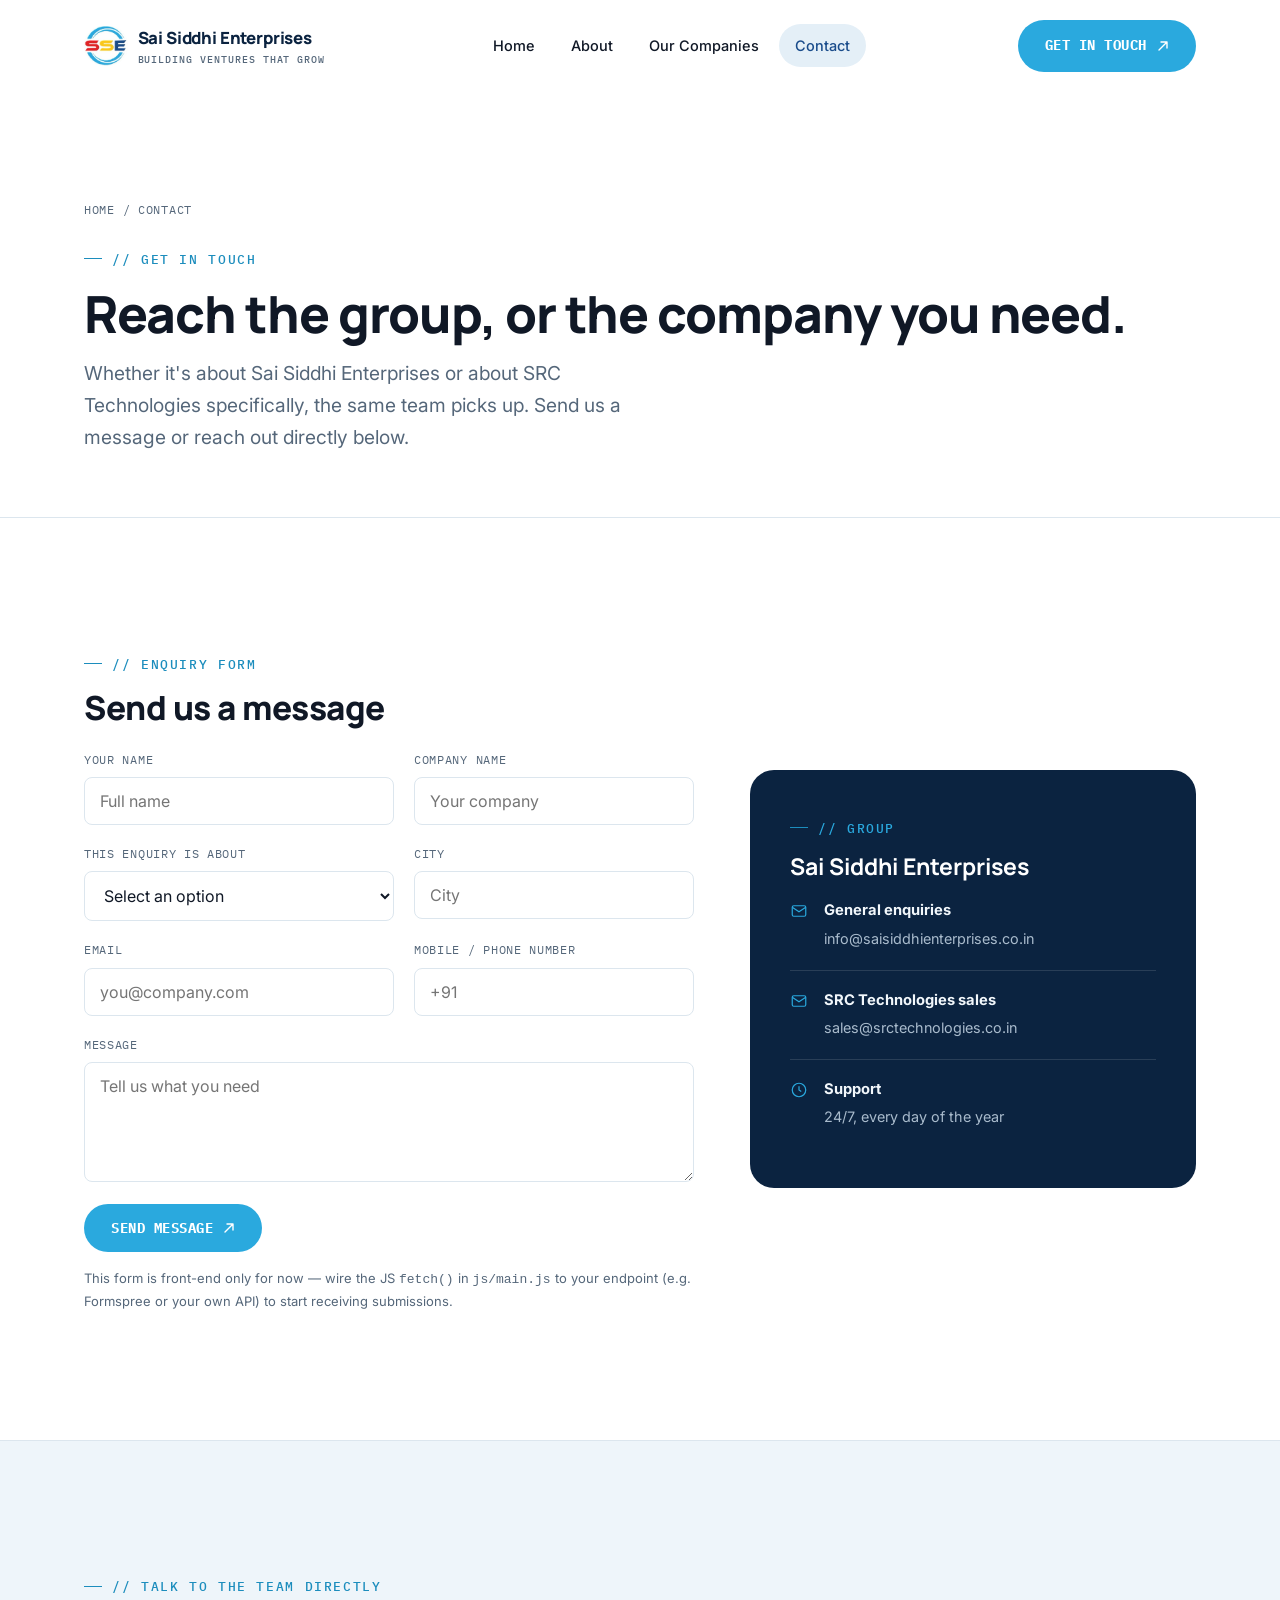
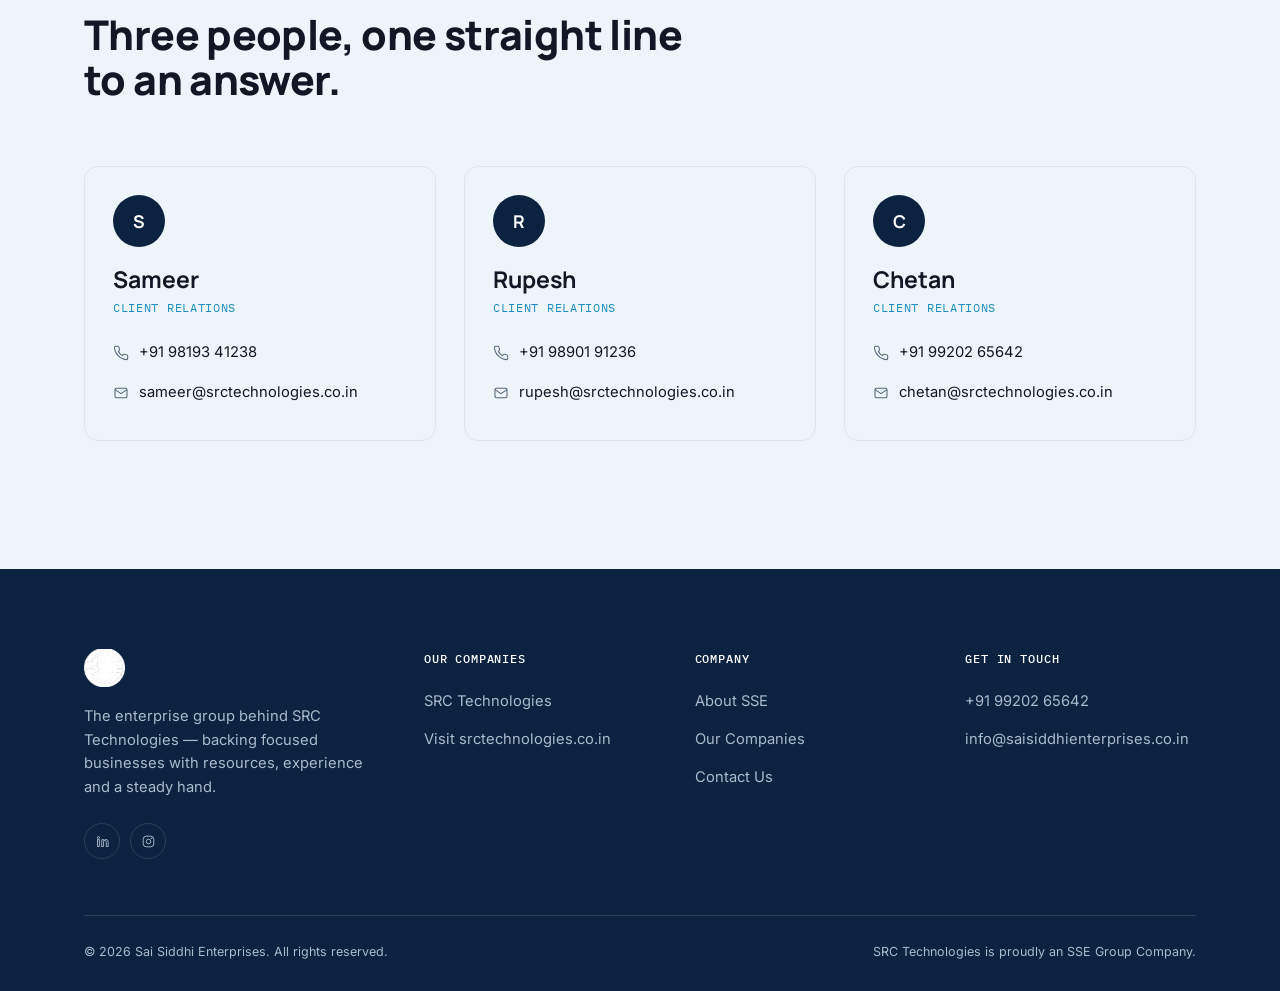
<file: contact.html>
<!DOCTYPE html>
<html lang="en">
<head>
<meta charset="UTF-8">
<meta name="viewport" content="width=device-width, initial-scale=1.0">
<title>Contact — Sai Siddhi Enterprises</title>
<meta name="description" content="Get in touch with Sai Siddhi Enterprises — for the group, or for SRC Technologies, our growing group company.">
<link rel="icon" type="image/png" href="images/logo.png">
<link rel="preconnect" href="https://fonts.googleapis.com">
<link rel="preconnect" href="https://fonts.gstatic.com" crossorigin>
<link href="https://fonts.googleapis.com/css2?family=Manrope:wght@500;600;700;800&family=Inter:wght@400;500;600&family=IBM+Plex+Mono:wght@400;500&display=swap" rel="stylesheet">
<link rel="stylesheet" href="css/style.css">
</head>
<body>

<!-- ========== HEADER ========== -->
<header class="site-header">
  <div class="container">
    <a href="index.html" class="brand">
      <img src="images/logo.png" alt="Sai Siddhi Enterprises logo">
      <span class="brand-text"><strong>Sai Siddhi Enterprises</strong><small>Building Ventures That Grow</small></span>
    </a>

    <nav>
      <ul class="nav-desktop">
        <li><a href="index.html" class="nav-link">Home</a></li>
        <li><a href="about.html" class="nav-link">About</a></li>
        <li><a href="companies.html" class="nav-link">Our Companies</a></li>
        <li><a href="contact.html" class="nav-link is-active">Contact</a></li>
      </ul>
    </nav>

    <div class="header-cta">
      <a href="contact.html" class="btn btn-primary">Get in Touch
        <svg class="btn-arrow" width="12" height="12" viewBox="0 0 12 12" fill="none"><path d="M2 10L10 2M10 2H4M10 2V8" stroke="currentColor" stroke-width="1.4" stroke-linecap="round" stroke-linejoin="round"/></svg>
      </a>
      <button class="nav-toggle" aria-label="Toggle menu" aria-expanded="false">
        <svg class="icon-menu" viewBox="0 0 24 24" fill="none"><path d="M3 6h18M3 12h18M3 18h18" stroke="var(--ink)" stroke-width="1.6" stroke-linecap="round"/></svg>
        <svg class="icon-close" viewBox="0 0 24 24" fill="none"><path d="M5 5l14 14M19 5L5 19" stroke="var(--ink)" stroke-width="1.6" stroke-linecap="round"/></svg>
      </button>
    </div>
  </div>
</header>

<!-- ========== MOBILE NAV ========== -->
<div class="mobile-nav">
  <div class="mobile-nav-list">
    <a href="index.html">Home</a>
    <a href="about.html">About</a>
    <a href="companies.html">Our Companies</a>
    <a href="contact.html">Contact</a>
    <a href="contact.html" class="btn btn-primary btn-block">Get in Touch</a>
  </div>
</div>

<main>

  <section class="page-hero">
    <div class="container">
      <div class="crumbs"><a href="index.html">Home</a> / Contact</div>
      <span class="eyebrow">// Get in touch</span>
      <h1>Reach the group, or the company you need.</h1>
      <p class="lede">Whether it's about Sai Siddhi Enterprises or about SRC Technologies specifically, the same team picks up. Send us a message or reach out directly below.</p>
    </div>
  </section>

  <section class="section">
    <div class="container split">

      <div class="reveal">
        <div class="section-head" style="margin-bottom:24px">
          <div>
            <span class="eyebrow">// Enquiry form</span>
            <h2 style="font-size:clamp(1.6rem,2.6vw,2.1rem)">Send us a message</h2>
          </div>
        </div>

        <form data-demo-form>
          <div class="form-grid">
            <div class="field">
              <label for="name">Your name</label>
              <input type="text" id="name" name="name" required placeholder="Full name">
            </div>
            <div class="field">
              <label for="company">Company name</label>
              <input type="text" id="company" name="company" required placeholder="Your company">
            </div>
            <div class="field">
              <label for="topic">This enquiry is about</label>
              <select id="topic" name="topic" required>
                <option value="" disabled selected>Select an option</option>
                <option>Sai Siddhi Enterprises — the group</option>
                <option>SRC Technologies</option>
                <option>Something else</option>
              </select>
            </div>
            <div class="field">
              <label for="city">City</label>
              <input type="text" id="city" name="city" required placeholder="City">
            </div>
            <div class="field">
              <label for="email">Email</label>
              <input type="email" id="email" name="email" required placeholder="you@company.com">
            </div>
            <div class="field">
              <label for="phone">Mobile / phone number</label>
              <input type="tel" id="phone" name="phone" required placeholder="+91">
            </div>
            <div class="field full">
              <label for="message">Message</label>
              <textarea id="message" name="message" placeholder="Tell us what you need"></textarea>
            </div>
          </div>
          <button type="submit" class="btn btn-primary" style="margin-top:22px">Send message
            <svg class="btn-arrow" width="12" height="12" viewBox="0 0 12 12" fill="none"><path d="M2 10L10 2M10 2H4M10 2V8" stroke="currentColor" stroke-width="1.4" stroke-linecap="round" stroke-linejoin="round"/></svg>
          </button>
          <p class="form-note">This form is front-end only for now — wire the JS <code>fetch()</code> in <code>js/main.js</code> to your endpoint (e.g. Formspree or your own API) to start receiving submissions.</p>
        </form>
        <div class="form-success">
          <svg viewBox="0 0 24 24" fill="none" stroke="currentColor" stroke-width="2"><circle cx="12" cy="12" r="9"/><path d="M8 12l3 3 5-6"/></svg>
          Thanks — this is a demo confirmation. Connect the form to your backend to send real enquiries.
        </div>
      </div>

      <div class="reveal">
        <div class="contact-panel">
          <span class="eyebrow on-dark">// Group</span>
          <h3 style="color:#fff; margin-top:14px">Sai Siddhi Enterprises</h3>
          <div class="row">
            <svg viewBox="0 0 24 24" fill="none" stroke-width="1.6"><rect x="3" y="5" width="18" height="14" rx="2"/><path d="M3 7l9 6 9-6"/></svg>
            <div><strong>General enquiries</strong><a href="mailto:info@saisiddhienterprises.co.in">info@saisiddhienterprises.co.in</a></div>
          </div>
          <div class="row">
            <svg viewBox="0 0 24 24" fill="none" stroke-width="1.6"><rect x="3" y="5" width="18" height="14" rx="2"/><path d="M3 7l9 6 9-6"/></svg>
            <div><strong>SRC Technologies sales</strong><a href="mailto:sales@srctechnologies.co.in">sales@srctechnologies.co.in</a></div>
          </div>
          <div class="row">
            <svg viewBox="0 0 24 24" fill="none" stroke-width="1.6"><circle cx="12" cy="12" r="9"/><path d="M12 7v5l3 2"/></svg>
            <div><strong>Support</strong><span>24/7, every day of the year</span></div>
          </div>
        </div>
      </div>

    </div>
  </section>

  <section class="section paper-2 section-rule">
    <div class="container">
      <div class="section-head reveal">
        <div>
          <span class="eyebrow">// Talk to the team directly</span>
          <h2>Three people, one straight line to an answer.</h2>
        </div>
      </div>
      <div class="grid grid-3 reveal-stagger">
        <div class="team-card reveal" style="--i:0">
          <div class="team-avatar">S</div>
          <h3>Sameer</h3>
          <span class="role">Client Relations</span>
          <div class="row"><svg viewBox="0 0 24 24" fill="none" stroke-width="1.6"><path d="M22 16.9v3a2 2 0 01-2.2 2 19.8 19.8 0 01-8.6-3 19.5 19.5 0 01-6-6 19.8 19.8 0 01-3-8.7A2 2 0 014.1 2h3a2 2 0 012 1.7c.1.9.3 1.8.6 2.7a2 2 0 01-.5 2.1L7.9 9.9a16 16 0 006 6l1.4-1.4a2 2 0 012.1-.5c.9.3 1.8.5 2.7.6A2 2 0 0122 16.9z"/></svg><a href="tel:+919920265642">+91 98193 41238</a></div>
          <div class="row"><svg viewBox="0 0 24 24" fill="none" stroke-width="1.6"><rect x="3" y="5" width="18" height="14" rx="2"/><path d="M3 7l9 6 9-6"/></svg><a href="mailto:chetan@srctechnologies.co.in">sameer@srctechnologies.co.in</a></div>
        </div>
        <div class="team-card reveal" style="--i:1">
          <div class="team-avatar">R</div>
          <h3>Rupesh</h3>
          <span class="role">Client Relations</span>
          <div class="row"><svg viewBox="0 0 24 24" fill="none" stroke-width="1.6"><path d="M22 16.9v3a2 2 0 01-2.2 2 19.8 19.8 0 01-8.6-3 19.5 19.5 0 01-6-6 19.8 19.8 0 01-3-8.7A2 2 0 014.1 2h3a2 2 0 012 1.7c.1.9.3 1.8.6 2.7a2 2 0 01-.5 2.1L7.9 9.9a16 16 0 006 6l1.4-1.4a2 2 0 012.1-.5c.9.3 1.8.5 2.7.6A2 2 0 0122 16.9z"/></svg><a href="tel:+919819341238">+91 98901 91236</a></div>
          <div class="row"><svg viewBox="0 0 24 24" fill="none" stroke-width="1.6"><rect x="3" y="5" width="18" height="14" rx="2"/><path d="M3 7l9 6 9-6"/></svg><a href="mailto:sameer@srctechnologies.co.in">rupesh@srctechnologies.co.in</a></div>
        </div>
        <div class="team-card reveal" style="--i:2">
          <div class="team-avatar">C</div>
          <h3>Chetan</h3>
          <span class="role">Client Relations</span>
          <div class="row"><svg viewBox="0 0 24 24" fill="none" stroke-width="1.6"><path d="M22 16.9v3a2 2 0 01-2.2 2 19.8 19.8 0 01-8.6-3 19.5 19.5 0 01-6-6 19.8 19.8 0 01-3-8.7A2 2 0 014.1 2h3a2 2 0 012 1.7c.1.9.3 1.8.6 2.7a2 2 0 01-.5 2.1L7.9 9.9a16 16 0 006 6l1.4-1.4a2 2 0 012.1-.5c.9.3 1.8.5 2.7.6A2 2 0 0122 16.9z"/></svg><a href="tel:+919890191236">+91 99202 65642</a></div>
          <div class="row"><svg viewBox="0 0 24 24" fill="none" stroke-width="1.6"><rect x="3" y="5" width="18" height="14" rx="2"/><path d="M3 7l9 6 9-6"/></svg><a href="mailto:rupesh@srctechnologies.co.in">chetan@srctechnologies.co.in</a></div>
        </div>
      </div>
    </div>
  </section>

</main>

<!-- ========== FOOTER ========== -->
<footer class="site-footer">
  <div class="container">
    <div class="footer-top">
      <div class="footer-brand">
        <a href="index.html" class="brand">
          <img src="images/logo.png" alt="Sai Siddhi Enterprises logo">
        </a>
        <p>The enterprise group behind SRC Technologies — backing focused businesses with resources, experience and a steady hand.</p>
        <div class="footer-social">
          <a href="#" aria-label="LinkedIn"><svg viewBox="0 0 24 24" fill="none" stroke="currentColor" stroke-width="1.5"><path d="M4 9h3v11H4zM5.5 4a1.7 1.7 0 110 3.4A1.7 1.7 0 015.5 4zM11 9h3v1.6c.6-1 1.7-1.8 3.3-1.8 3.1 0 3.7 1.9 3.7 4.5V20h-3v-6.2c0-1.5 0-3.4-2.1-3.4s-2.4 1.6-2.4 3.3V20h-3z"/></svg></a>
          <a href="#" aria-label="Instagram"><svg viewBox="0 0 24 24" fill="none" stroke="currentColor" stroke-width="1.5"><rect x="3.5" y="3.5" width="17" height="17" rx="5"/><circle cx="12" cy="12" r="3.6"/><circle cx="17" cy="7" r="0.6" fill="currentColor"/></svg></a>
        </div>
      </div>

      <div class="footer-col">
        <h4>Our Companies</h4>
        <ul>
          <li><a href="companies.html">SRC Technologies</a></li>
          <li><a href="https://www.srctechnologies.co.in" target="_blank" rel="noopener">Visit srctechnologies.co.in</a></li>
        </ul>
      </div>

      <div class="footer-col">
        <h4>Company</h4>
        <ul>
          <li><a href="about.html">About SSE</a></li>
          <li><a href="companies.html">Our Companies</a></li>
          <li><a href="contact.html">Contact Us</a></li>
        </ul>
      </div>

      <div class="footer-col">
        <h4>Get in Touch</h4>
        <ul>
          <li><a href="tel:+919920265642">+91 99202 65642</a></li>
          <li><a href="mailto:info@saisiddhienterprises.co.in">info@saisiddhienterprises.co.in</a></li>
        </ul>
      </div>
    </div>

    <div class="footer-bottom">
      <span>© <span data-year>2026</span> Sai Siddhi Enterprises. All rights reserved.</span>
      <span>SRC Technologies is proudly an SSE Group Company.</span>
    </div>
  </div>
</footer>

<button class="to-top" aria-label="Back to top">
  <svg viewBox="0 0 24 24" fill="none"><path d="M12 19V5M5 12l7-7 7 7" stroke="currentColor" stroke-width="1.8" stroke-linecap="round" stroke-linejoin="round"/></svg>
</button>

<script src="js/main.js"></script>
</body>
</html>
</file>
<file: css/style.css>
/* =========================================================
   SAI SIDDHI ENTERPRISES (SSE) — Stylesheet
   Concept: "The Group Behind the Brand" — SSE is the enterprise
   parent; SRC Technologies is its growing group company, spotlighted
   with pride rather than buried. Deep blue + sky + gold, from the
   real SSE logo.
   ========================================================= */

/* ---------- Design tokens ---------- */
:root{
  --ink: #0B2340;
  --ink-2: #123A63;
  --blue: #1A4C8B;
  --sky: #2AA9DE;
  --sky-deep: #1C8DBD;
  --gold: #FBC91A;
  --gold-deep: #E0AE00;
  --paper: #FFFFFF;
  --paper-2: #EEF5FA;
  --paper-3: #E4EFF7;
  --line: #DCE6EE;
  --line-dark: rgba(255,255,255,0.12);
  --muted: #55677A;
  --muted-dark: #A9BBCC;
  --text: #101826;
  --text-invert: #F2F7FB;

  --font-display: 'Manrope', 'Helvetica Neue', Arial, sans-serif;
  --font-body: 'Inter', 'Helvetica Neue', Arial, sans-serif;
  --font-mono: 'IBM Plex Mono', 'SFMono-Regular', Consolas, monospace;

  --container: 1240px;
  --gutter: clamp(20px, 5vw, 64px);
  --radius-s: 8px;
  --radius-m: 14px;
  --radius-l: 24px;

  --ease: cubic-bezier(.22,.61,.36,1);
  --dur-s: .25s;
  --dur-m: .5s;
  --dur-l: .9s;
}

/* ---------- Reset ---------- */
*, *::before, *::after{ box-sizing: border-box; }
html{ scroll-behavior: smooth; }
body{
  margin: 0;
  background: var(--paper);
  color: var(--text);
  font-family: var(--font-body);
  font-size: 16px;
  line-height: 1.6;
  -webkit-font-smoothing: antialiased;
  -moz-osx-font-smoothing: grayscale;
  overflow-x: hidden;
}
img{ max-width: 100%; display: block; }
a{ color: inherit; text-decoration: none; }
ul{ list-style: none; margin: 0; padding: 0; }
button{ font-family: inherit; cursor: pointer; }
input, select, textarea{ font-family: inherit; font-size: 1rem; }
h1,h2,h3,h4,h5,p{ margin: 0; }
svg{ display: block; }

:focus-visible{ outline: 2px solid var(--sky); outline-offset: 3px; border-radius: 2px; }

@media (prefers-reduced-motion: reduce){
  *, *::before, *::after{
    animation-duration: 0.001ms !important;
    animation-iteration-count: 1 !important;
    transition-duration: 0.001ms !important;
    scroll-behavior: auto !important;
  }
}

/* ---------- Typography ---------- */
.eyebrow{
  font-family: var(--font-mono);
  font-size: 12.5px;
  letter-spacing: .13em;
  text-transform: uppercase;
  color: var(--sky-deep);
  display: inline-flex; align-items: center; gap: 10px; font-weight: 500;
}
.eyebrow::before{ content: ""; width: 18px; height: 1px; background: var(--sky-deep); display: inline-block; }
.eyebrow.on-dark{ color: var(--sky); }

h1, .h1{ font-family: var(--font-display); font-weight: 800; font-size: clamp(2.4rem, 4.6vw, 4.3rem); line-height: 1.05; letter-spacing: -.02em; }
h2, .h2{ font-family: var(--font-display); font-weight: 800; font-size: clamp(1.9rem, 3.2vw, 2.8rem); line-height: 1.1; letter-spacing: -.015em; }
h3, .h3{ font-family: var(--font-display); font-weight: 700; font-size: clamp(1.2rem, 1.8vw, 1.5rem); line-height: 1.28; }
.lede{ font-size: clamp(1.05rem, 1.5vw, 1.2rem); color: var(--muted); line-height: 1.65; max-width: 46ch; }
.mono{ font-family: var(--font-mono); }

/* ---------- Layout ---------- */
.container{ max-width: var(--container); margin: 0 auto; padding: 0 var(--gutter); }
.section{ padding: clamp(72px, 10vw, 128px) 0; position: relative; }
.section-rule{ border-top: 1px solid var(--line); }
.section-head{ display: flex; justify-content: space-between; align-items: flex-end; gap: 32px; margin-bottom: clamp(36px, 5vw, 64px); flex-wrap: wrap; }
.section-head .eyebrow{ margin-bottom: 16px; }
.section-head h2{ max-width: 640px; }
.section-head .lede{ margin-top: 14px; }

.grid{ display: grid; gap: 28px; }
.grid-2{ grid-template-columns: repeat(2, 1fr); }
.grid-3{ grid-template-columns: repeat(3, 1fr); }
.grid-4{ grid-template-columns: repeat(4, 1fr); }
@media (max-width: 980px){ .grid-3{ grid-template-columns: repeat(2, 1fr); } .grid-4{ grid-template-columns: repeat(2, 1fr); } }
@media (max-width: 640px){ .grid-2, .grid-3, .grid-4{ grid-template-columns: 1fr; } }

.dark{ background: var(--ink); color: var(--text-invert); }
.dark .muted{ color: var(--muted-dark); }
.dark .section-head h2{ color: var(--text-invert); }
.paper-2{ background: var(--paper-2); }
.muted{ color: var(--muted); }

/* ---------- Reveal ---------- */
.reveal{ opacity: 0; transform: translateY(24px); transition: opacity var(--dur-l) var(--ease), transform var(--dur-l) var(--ease); }
.reveal.is-visible{ opacity: 1; transform: none; }
.reveal-stagger > *{ transition-delay: calc(var(--i, 0) * 90ms); }

/* ---------- Buttons ---------- */
.btn{ display: inline-flex; align-items: center; gap: 10px; padding: 14px 26px; border-radius: 999px; font-family: var(--font-mono); font-size: 13.5px; letter-spacing: .04em; text-transform: uppercase; font-weight: 500; border: 1px solid transparent; transition: all var(--dur-s) var(--ease); white-space: nowrap; }
.btn-primary{ background: var(--sky); color: #fff; font-weight: 700; }
.btn-primary:hover{ background: var(--sky-deep); transform: translateY(-2px); box-shadow: 0 10px 24px rgba(42,169,222,.32); }
.btn-gold{ background: var(--gold); color: var(--ink); font-weight: 700; }
.btn-gold:hover{ background: var(--gold-deep); transform: translateY(-2px); box-shadow: 0 10px 24px rgba(251,201,26,.32); }
.btn-ghost{ background: transparent; border-color: var(--line); color: var(--text); }
.btn-ghost:hover{ border-color: var(--sky-deep); color: var(--sky-deep); transform: translateY(-2px); }
.dark .btn-ghost{ border-color: var(--line-dark); color: var(--text-invert); }
.dark .btn-ghost:hover{ border-color: var(--sky); color: var(--sky); }
.btn-arrow{ transition: transform var(--dur-s) var(--ease); }
.btn:hover .btn-arrow{ transform: translateX(3px); }
.btn-block{ width: 100%; justify-content: center; }

/* ---------- Header ---------- */
.site-header{ position: fixed; top: 0; left: 0; right: 0; z-index: 200; padding: 20px 0; transition: padding var(--dur-m) var(--ease), background var(--dur-m) var(--ease), box-shadow var(--dur-m) var(--ease); }
.site-header .container{ display: flex; align-items: center; justify-content: space-between; gap: 24px; }
.site-header.is-scrolled{ padding: 10px 0; background: rgba(255,255,255,.85); backdrop-filter: blur(14px) saturate(1.4); -webkit-backdrop-filter: blur(14px) saturate(1.4); box-shadow: 0 1px 0 var(--line); }
.brand{ display: flex; align-items: center; gap: 10px; }
.brand img{ height: 40px; width: auto; }
.brand-text{ display: flex; flex-direction: column; }
.brand-text strong{ font-family: var(--font-display); font-weight: 800; font-size: 1.05rem; letter-spacing: -.01em; color: var(--ink); }
.brand-text small{ font-family: var(--font-mono); font-size: 9.5px; letter-spacing: .1em; text-transform: uppercase; color: var(--muted); font-weight: 500; }

.nav-desktop{ display: flex; align-items: center; gap: 4px; }
.nav-desktop > li{ position: relative; }
.nav-link{ display: flex; align-items: center; gap: 6px; padding: 10px 16px; font-size: 14.5px; font-weight: 500; border-radius: 999px; transition: background var(--dur-s) var(--ease), color var(--dur-s) var(--ease); }
.nav-link:hover, .nav-link.is-active{ background: var(--paper-3); color: var(--blue); }
.nav-link .chev{ width: 9px; height: 9px; transition: transform var(--dur-s) var(--ease); }
.has-dropdown:hover .chev{ transform: rotate(180deg); }

.dropdown{ position: absolute; top: calc(100% + 10px); left: 0; min-width: 300px; background: var(--paper); border: 1px solid var(--line); border-radius: var(--radius-m); box-shadow: 0 20px 40px -14px rgba(11,35,64,.2); padding: 10px; opacity: 0; visibility: hidden; transform: translateY(8px); transition: all var(--dur-s) var(--ease); }
.has-dropdown:hover .dropdown, .has-dropdown:focus-within .dropdown{ opacity: 1; visibility: visible; transform: translateY(0); }
.dropdown a{ display: flex; flex-direction: column; gap: 2px; padding: 11px 14px; border-radius: var(--radius-s); font-size: 14px; font-weight: 500; }
.dropdown a span{ font-family: var(--font-mono); font-size: 11px; color: var(--muted); font-weight: 400; }
.dropdown a:hover{ background: var(--paper-2); color: var(--blue); }

.header-cta{ display: flex; align-items: center; gap: 10px; }
.nav-toggle{ display: none; width: 42px; height: 42px; border-radius: 50%; border: 1px solid var(--line); background: var(--paper); align-items: center; justify-content: center; flex-shrink: 0; }
.nav-toggle svg{ width: 18px; height: 18px; }
.nav-toggle .icon-close{ display: none; }
.nav-toggle.is-open .icon-menu{ display: none; }
.nav-toggle.is-open .icon-close{ display: block; }
@media (max-width: 980px){ .nav-desktop, .header-cta .btn{ display: none; } .nav-toggle{ display: flex; } }

/* ---------- Mobile nav ---------- */
.mobile-nav{ position: fixed; inset: 0; z-index: 190; background: var(--ink); color: var(--text-invert); padding: 100px var(--gutter) 40px; transform: translateY(-100%); transition: transform var(--dur-m) var(--ease); overflow-y: auto; }
.mobile-nav.is-open{ transform: translateY(0); }
.mobile-nav-list{ display: flex; flex-direction: column; }
.mobile-nav a{ font-family: var(--font-display); font-size: 1.65rem; padding: 16px 0; border-bottom: 1px solid var(--line-dark); font-weight: 700; }
.mobile-sub{ padding-left: 18px; display: none; flex-direction: column; }
.mobile-sub.is-open{ display: flex; }
.mobile-sub a{ font-size: 1.02rem; padding: 12px 0; border-bottom: 1px dashed var(--line-dark); color: var(--muted-dark); font-weight: 500; }
.mobile-nav .btn{ margin-top: 24px; }
.mobile-caret{ float: right; }

/* ---------- Hero ---------- */
.hero{ padding: clamp(150px, 20vw, 220px) 0 clamp(60px, 8vw, 100px); position: relative; overflow: hidden; }
.hero-grid{ display: grid; grid-template-columns: 1.05fr .95fr; gap: 40px; align-items: center; }
@media (max-width: 980px){ .hero-grid{ grid-template-columns: 1fr; } }
.hero h1{ margin-top: 20px; }
.hero .lede{ margin-top: 22px; max-width: 44ch; }
.hero-actions{ display: flex; gap: 14px; margin-top: 36px; flex-wrap: wrap; }
.hero-meta{ display: flex; gap: 34px; margin-top: 56px; flex-wrap: wrap; }
.hero-meta div{ border-left: 1px solid var(--line); padding-left: 14px; }
.hero-meta strong{ font-family: var(--font-display); font-size: 1.6rem; display: block; }
.hero-meta span{ font-family: var(--font-mono); font-size: 11px; color: var(--muted); text-transform: uppercase; letter-spacing: .06em; }

/* Orbit hero diagram — SSE at the centre, ventures orbiting */
.orbit-diagram{ background: var(--paper-2); border: 1px solid var(--line); border-radius: var(--radius-l); padding: 44px 28px; position: relative; }
.orbit-ring{
  width: 100%; aspect-ratio: 1/1; max-width: 320px; margin: 0 auto;
  border: 1px dashed var(--line);
  border-radius: 50%;
  position: relative;
  animation: spin 26s linear infinite;
}
@media (prefers-reduced-motion: reduce){ .orbit-ring{ animation: none; } }
@keyframes spin{ from{ transform: rotate(0deg); } to{ transform: rotate(360deg); } }
.orbit-center{
  position: absolute; top: 50%; left: 50%; transform: translate(-50%,-50%);
  width: 96px; height: 96px; border-radius: 50%;
  background: var(--paper); border: 1px solid var(--line);
  display: grid; place-items: center;
  box-shadow: 0 14px 30px -10px rgba(11,35,64,.25);
  animation: counterspin 26s linear infinite;
}
@keyframes counterspin{ from{ transform: translate(-50%,-50%) rotate(0deg); } to{ transform: translate(-50%,-50%) rotate(-360deg); } }
@media (prefers-reduced-motion: reduce){ .orbit-center{ animation: none; } }
.orbit-center img{ width: 56px; height: auto; }
.orbit-node{
  position: absolute; width: 68px; height: 68px; border-radius: 50%;
  background: var(--ink); display: grid; place-items: center;
  box-shadow: 0 10px 22px -8px rgba(11,35,64,.4);
  animation: counterspin 26s linear infinite;
}
@media (prefers-reduced-motion: reduce){ .orbit-node{ animation: none; } }
.orbit-node img{ width: 36px; height: auto; border-radius: 50%; background: #fff; padding: 4px; }
.orbit-node.n1{ top: -10%; left: 50%; transform: translate(-50%,0); }
.orbit-caption{ text-align: center; margin-top: 24px; font-family: var(--font-mono); font-size: 11px; text-transform: uppercase; letter-spacing: .06em; color: var(--muted); }

/* Page hero */
.page-hero{ padding: clamp(150px,18vw,200px) 0 64px; border-bottom: 1px solid var(--line); }
.page-hero .eyebrow{ margin-bottom: 18px; }
.page-hero h1{ font-size: clamp(2.1rem, 4vw, 3.3rem); }
.page-hero .lede{ margin-top: 18px; }
.crumbs{ font-family: var(--font-mono); font-size: 12px; color: var(--muted); text-transform: uppercase; letter-spacing: .06em; margin-bottom: 22px; }
.crumbs a:hover{ color: var(--sky-deep); }

/* ---------- Marquee ---------- */
.marquee-wrap{ border-top: 1px solid var(--line); border-bottom: 1px solid var(--line); overflow: hidden; padding: 28px 0; }
.marquee-track{ display: flex; gap: 60px; width: max-content; animation: marquee 30s linear infinite; align-items: center; }
@keyframes marquee{ from{ transform: translateX(0); } to{ transform: translateX(-50%); } }
.marquee-track span{ font-family: var(--font-mono); font-size: 14.5px; letter-spacing: .06em; color: var(--muted); text-transform: uppercase; white-space: nowrap; }
.divider-dot{ width: 4px; height: 4px; border-radius: 50%; background: var(--sky); }

/* ---------- Cards ---------- */
.card{ background: var(--paper); border: 1px solid var(--line); border-radius: var(--radius-m); padding: 30px; transition: transform var(--dur-m) var(--ease), box-shadow var(--dur-m) var(--ease), border-color var(--dur-m) var(--ease); position: relative; }
.card:hover{ transform: translateY(-6px); box-shadow: 0 26px 48px -20px rgba(11,35,64,.18); border-color: transparent; }
.card-icon{ width: 52px; height: 52px; border-radius: 12px; background: var(--paper-3); display: grid; place-items: center; margin-bottom: 20px; overflow: hidden; }
.card-icon img{ width: 100%; height: 100%; object-fit: cover; }
.card h3{ margin-bottom: 10px; }
.card p{ color: var(--muted); font-size: .96rem; }
.card-link{ display: inline-flex; align-items: center; gap: 8px; margin-top: 18px; font-family: var(--font-mono); font-size: 12.5px; text-transform: uppercase; letter-spacing: .05em; color: var(--text); border-top: 1px solid var(--line); padding-top: 16px; width: 100%; }
.card-link svg{ width: 13px; height: 13px; transition: transform var(--dur-s) var(--ease); }
.card:hover .card-link{ color: var(--sky-deep); }
.card:hover .card-link svg{ transform: translateX(4px); }

/* ---------- Group company spotlight ---------- */
.spotlight{
  border: 1px solid var(--line);
  border-radius: var(--radius-l);
  padding: clamp(32px, 5vw, 56px);
  display: grid;
  grid-template-columns: 1fr 1fr;
  gap: 48px;
  align-items: center;
  background: var(--paper);
}
@media (max-width: 900px){ .spotlight{ grid-template-columns: 1fr; gap: 28px; } }
.spotlight-lockup{
  display: flex; align-items: center; gap: 16px; margin-bottom: 20px; flex-wrap: wrap;
}
.spotlight-lockup .parent-tag{
  display: inline-flex; align-items: center; gap: 8px;
  font-family: var(--font-mono); font-size: 11px; text-transform: uppercase; letter-spacing: .06em;
  color: var(--muted);
  border: 1px solid var(--line);
  padding: 6px 14px; border-radius: 999px;
}
.spotlight-lockup .parent-tag strong{ color: var(--blue); font-weight: 700; }
.spotlight-logo{ height: 46px; width: auto; }
.spotlight-stats{ display: flex; gap: 32px; margin-top: 26px; flex-wrap: wrap; }
.spotlight-stats div strong{ font-family: var(--font-display); font-size: 1.7rem; display: block; color: var(--ink); }
.spotlight-stats div span{ font-family: var(--font-mono); font-size: 10.5px; text-transform: uppercase; letter-spacing: .05em; color: var(--muted); }
.spotlight-visual{
  background: var(--ink);
  border-radius: var(--radius-m);
  padding: 44px 28px;
  display: grid;
  place-items: center;
  position: relative;
  overflow: hidden;
}
.spotlight-visual img{ width: 78%; max-width: 320px; position: relative; z-index: 1; }
.spotlight-visual .grid-bg{
  position: absolute; inset: 0;
  background-image: linear-gradient(var(--line-dark) 1px, transparent 1px), linear-gradient(90deg, var(--line-dark) 1px, transparent 1px);
  background-size: 36px 36px;
  mask-image: radial-gradient(circle at 50% 50%, black, transparent 75%);
}

/* ---------- Stats ---------- */
.stat{ text-align: left; }
.stat strong{ font-family: var(--font-display); font-size: clamp(2.2rem, 4vw, 3.2rem); display: block; letter-spacing: -.02em; }
.stat span{ font-family: var(--font-mono); font-size: 12px; text-transform: uppercase; letter-spacing: .06em; color: var(--muted-dark); }

/* ---------- Timeline (real chronological sequence) ---------- */
.process-item{ display: grid; grid-template-columns: 90px 1fr; gap: 24px; padding: 30px 0; border-top: 1px solid var(--line); }
.process-item:last-child{ border-bottom: 1px solid var(--line); }
.process-num{ font-family: var(--font-mono); font-size: 13px; color: var(--sky-deep); padding-top: 4px; }
.process-item h3{ margin-bottom: 8px; }
.process-item p{ color: var(--muted); max-width: 60ch; }

/* ---------- Split ---------- */
.split{ display: grid; grid-template-columns: 1fr 1fr; gap: 56px; align-items: center; }
@media (max-width: 900px){ .split{ grid-template-columns: 1fr; gap: 32px; } }
.split-media{ border-radius: var(--radius-l); overflow: hidden; aspect-ratio: 5/4; background: var(--paper-2); position: relative; display: grid; place-items: center; }
.split-media.pad{ padding: 40px; background: var(--ink); }
.split-media.pad img{ width: 100%; height: auto; object-fit: contain; }
.feature-list{ margin-top: 26px; display: flex; flex-direction: column; gap: 16px; }
.feature-list li{ display: flex; gap: 14px; align-items: flex-start; font-size: .98rem; color: var(--text); }
.feature-list svg{ width: 18px; height: 18px; flex-shrink: 0; margin-top: 3px; stroke: var(--sky-deep); }

/* ---------- Quote ---------- */
.quote-block{ border-left: 2px solid var(--gold); padding-left: 28px; }
.quote-block p{ font-family: var(--font-display); font-size: clamp(1.3rem, 2.4vw, 1.8rem); line-height: 1.4; font-weight: 700; }
.quote-block footer{ margin-top: 20px; font-family: var(--font-mono); font-size: 12.5px; color: var(--muted); text-transform: uppercase; letter-spacing: .05em; }

/* ---------- CTA band ---------- */
.cta-band{ border-radius: var(--radius-l); background: var(--ink); color: var(--text-invert); padding: clamp(48px, 7vw, 84px); position: relative; overflow: hidden; display: flex; justify-content: space-between; align-items: center; gap: 32px; flex-wrap: wrap; }
.cta-band h2{ max-width: 520px; color: var(--text-invert); }
.cta-band .actions{ display: flex; gap: 14px; flex-wrap: wrap; }
.cta-grid-bg{ position: absolute; inset: 0; background-image: linear-gradient(var(--line-dark) 1px, transparent 1px), linear-gradient(90deg, var(--line-dark) 1px, transparent 1px); background-size: 44px 44px; mask-image: radial-gradient(circle at 80% 30%, black, transparent 70%); opacity: .6; }

/* ---------- Forms ---------- */
.form-grid{ display: grid; grid-template-columns: 1fr 1fr; gap: 20px; }
@media (max-width: 640px){ .form-grid{ grid-template-columns: 1fr; } }
.field{ display: flex; flex-direction: column; gap: 8px; }
.field.full{ grid-column: 1 / -1; }
.field label{ font-family: var(--font-mono); font-size: 11.5px; text-transform: uppercase; letter-spacing: .06em; color: var(--muted); }
.field input, .field select, .field textarea{ border: 1px solid var(--line); border-radius: var(--radius-s); padding: 13px 15px; background: var(--paper); color: var(--text); transition: border-color var(--dur-s) var(--ease), box-shadow var(--dur-s) var(--ease); }
.field input:focus, .field select:focus, .field textarea:focus{ outline: none; border-color: var(--sky-deep); box-shadow: 0 0 0 4px rgba(42,169,222,.16); }
.field textarea{ resize: vertical; min-height: 120px; }
.form-note{ font-size: 13px; color: var(--muted); margin-top: 16px; }
.form-success{ display: none; align-items: center; gap: 12px; background: var(--paper-3); color: var(--blue); padding: 16px 20px; border-radius: var(--radius-s); font-size: .92rem; margin-top: 20px; }
.form-success.is-visible{ display: flex; }
.form-success svg{ width: 18px; height: 18px; flex-shrink: 0; }

/* ---------- Team / contact ---------- */
.team-card{ border: 1px solid var(--line); border-radius: var(--radius-m); padding: 28px; transition: transform var(--dur-m) var(--ease), box-shadow var(--dur-m) var(--ease); }
.team-card:hover{ transform: translateY(-4px); box-shadow: 0 22px 40px -20px rgba(11,35,64,.2); }
.team-avatar{ width: 52px; height: 52px; border-radius: 50%; background: var(--ink); color: #fff; display: grid; place-items: center; font-family: var(--font-display); font-weight: 700; font-size: 1.1rem; margin-bottom: 18px; }
.team-card h3{ margin-bottom: 4px; }
.team-card .role{ font-family: var(--font-mono); font-size: 11.5px; text-transform: uppercase; letter-spacing: .06em; color: var(--sky-deep); margin-bottom: 16px; display: block; }
.team-card .row{ display: flex; align-items: center; gap: 10px; padding: 8px 0; font-size: .92rem; }
.team-card .row svg{ width: 16px; height: 16px; stroke: var(--muted); flex-shrink: 0; }
.team-card .row a:hover{ color: var(--sky-deep); }

.contact-panel{ background: var(--ink); color: var(--text-invert); border-radius: var(--radius-l); padding: 40px; }
.contact-panel .row{ display: flex; gap: 16px; padding: 18px 0; border-top: 1px solid var(--line-dark); }
.contact-panel .row:first-of-type{ border-top: none; }
.contact-panel .row svg{ width: 18px; height: 18px; stroke: var(--sky); flex-shrink: 0; margin-top: 3px; }
.contact-panel .row strong{ display: block; font-size: .92rem; margin-bottom: 3px; }
.contact-panel .row span, .contact-panel .row a{ font-size: .9rem; color: var(--muted-dark); }
.contact-panel .row a:hover{ color: #fff; }

/* ---------- Chips ---------- */
.chip-row{ display: flex; flex-wrap: wrap; gap: 12px; }
.tag-pill{ display: inline-flex; align-items: center; gap: 8px; font-family: var(--font-mono); font-size: 11.5px; text-transform: uppercase; letter-spacing: .05em; color: var(--muted); border: 1px solid var(--line); padding: 8px 16px; border-radius: 999px; }

/* ---------- Footer ---------- */
.site-footer{ background: var(--ink); color: var(--muted-dark); padding: 80px 0 30px; }
.footer-top{ display: grid; grid-template-columns: 1.3fr 1fr 1fr 1fr; gap: 40px; padding-bottom: 56px; border-bottom: 1px solid var(--line-dark); }
@media (max-width: 900px){ .footer-top{ grid-template-columns: 1fr 1fr; } }
@media (max-width: 560px){ .footer-top{ grid-template-columns: 1fr; } }
.footer-brand .brand img{ filter: brightness(0) invert(1); height: 38px; }
.footer-brand .brand-text strong{ color: #fff; }
.footer-brand p{ margin-top: 18px; font-size: .92rem; max-width: 34ch; color: var(--muted-dark); }
.footer-social{ display: flex; gap: 10px; margin-top: 24px; }
.footer-social a{ width: 36px; height: 36px; border: 1px solid var(--line-dark); border-radius: 50%; display: grid; place-items: center; transition: all var(--dur-s) var(--ease); }
.footer-social a:hover{ border-color: var(--sky); background: var(--sky); }
.footer-social svg{ width: 15px; height: 15px; }
.footer-col h4{ font-family: var(--font-mono); font-size: 12px; text-transform: uppercase; letter-spacing: .07em; color: #fff; margin-bottom: 20px; font-weight: 500; }
.footer-col ul{ display: flex; flex-direction: column; gap: 12px; }
.footer-col a{ font-size: .92rem; transition: color var(--dur-s) var(--ease); }
.footer-col a:hover{ color: #fff; }
.footer-bottom{ display: flex; justify-content: space-between; align-items: center; padding-top: 26px; font-size: 12.5px; flex-wrap: wrap; gap: 12px; }
.footer-bottom a:hover{ color: #fff; }

/* ---------- Back to top ---------- */
.to-top{ position: fixed; right: 24px; bottom: 24px; width: 48px; height: 48px; border-radius: 50%; background: var(--ink); color: #fff; display: grid; place-items: center; z-index: 150; opacity: 0; visibility: hidden; transform: translateY(10px); transition: all var(--dur-s) var(--ease); }
.to-top.is-visible{ opacity: 1; visibility: visible; transform: none; }
.to-top:hover{ background: var(--sky); }
.to-top svg{ width: 16px; height: 16px; }

.mt-0{ margin-top: 0 !important; }
</file>
